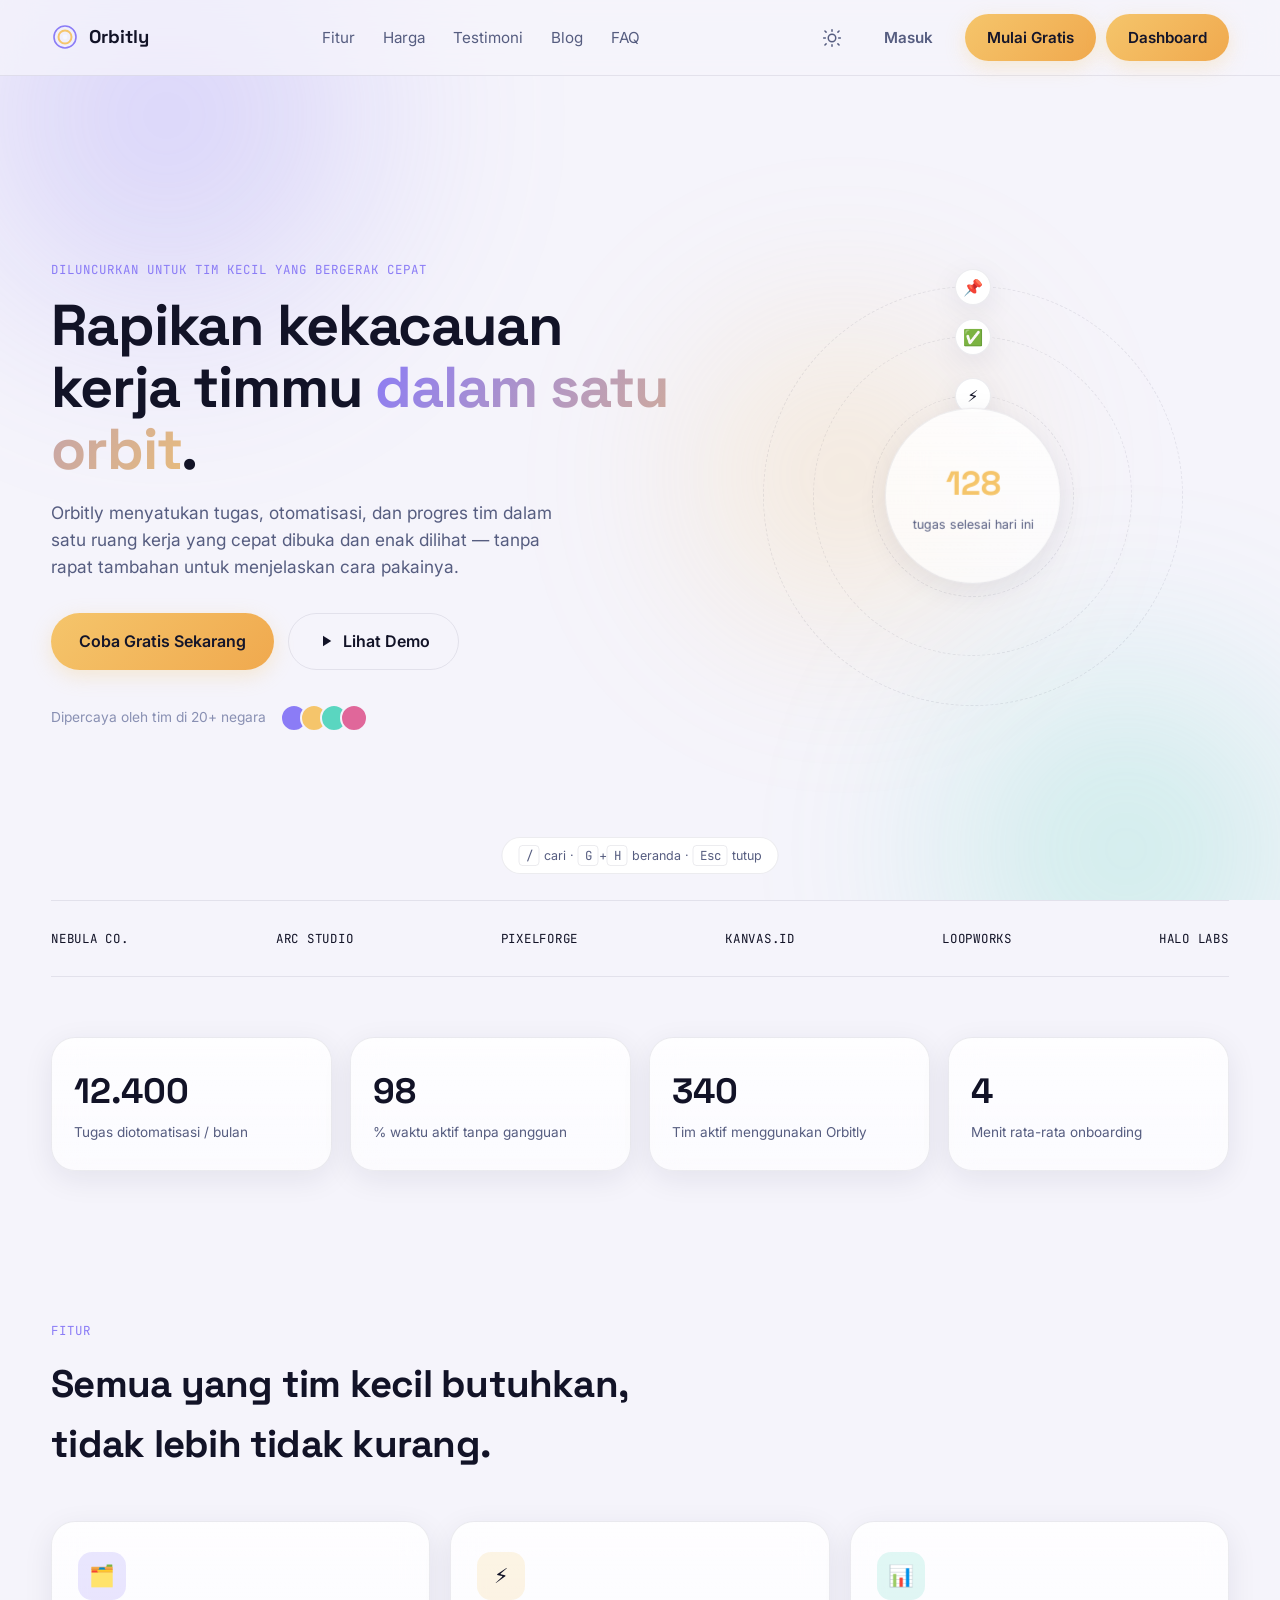
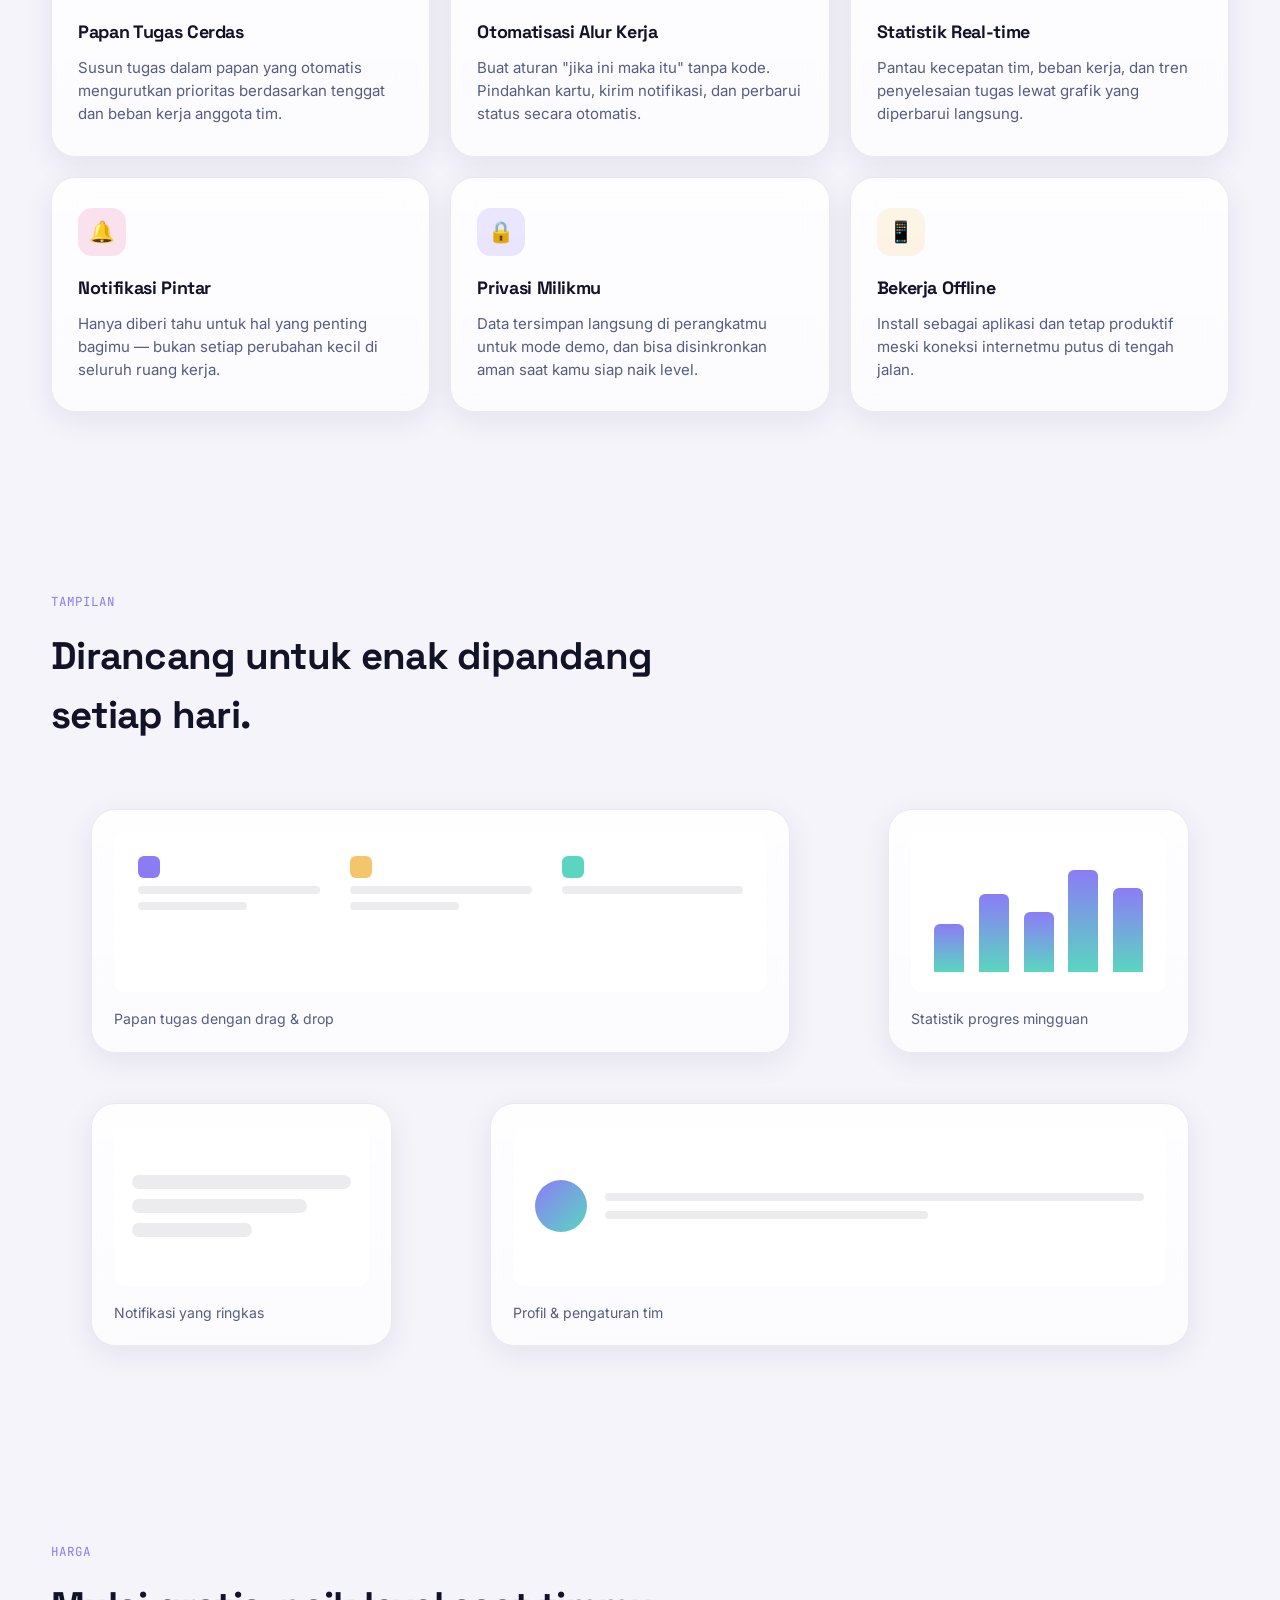
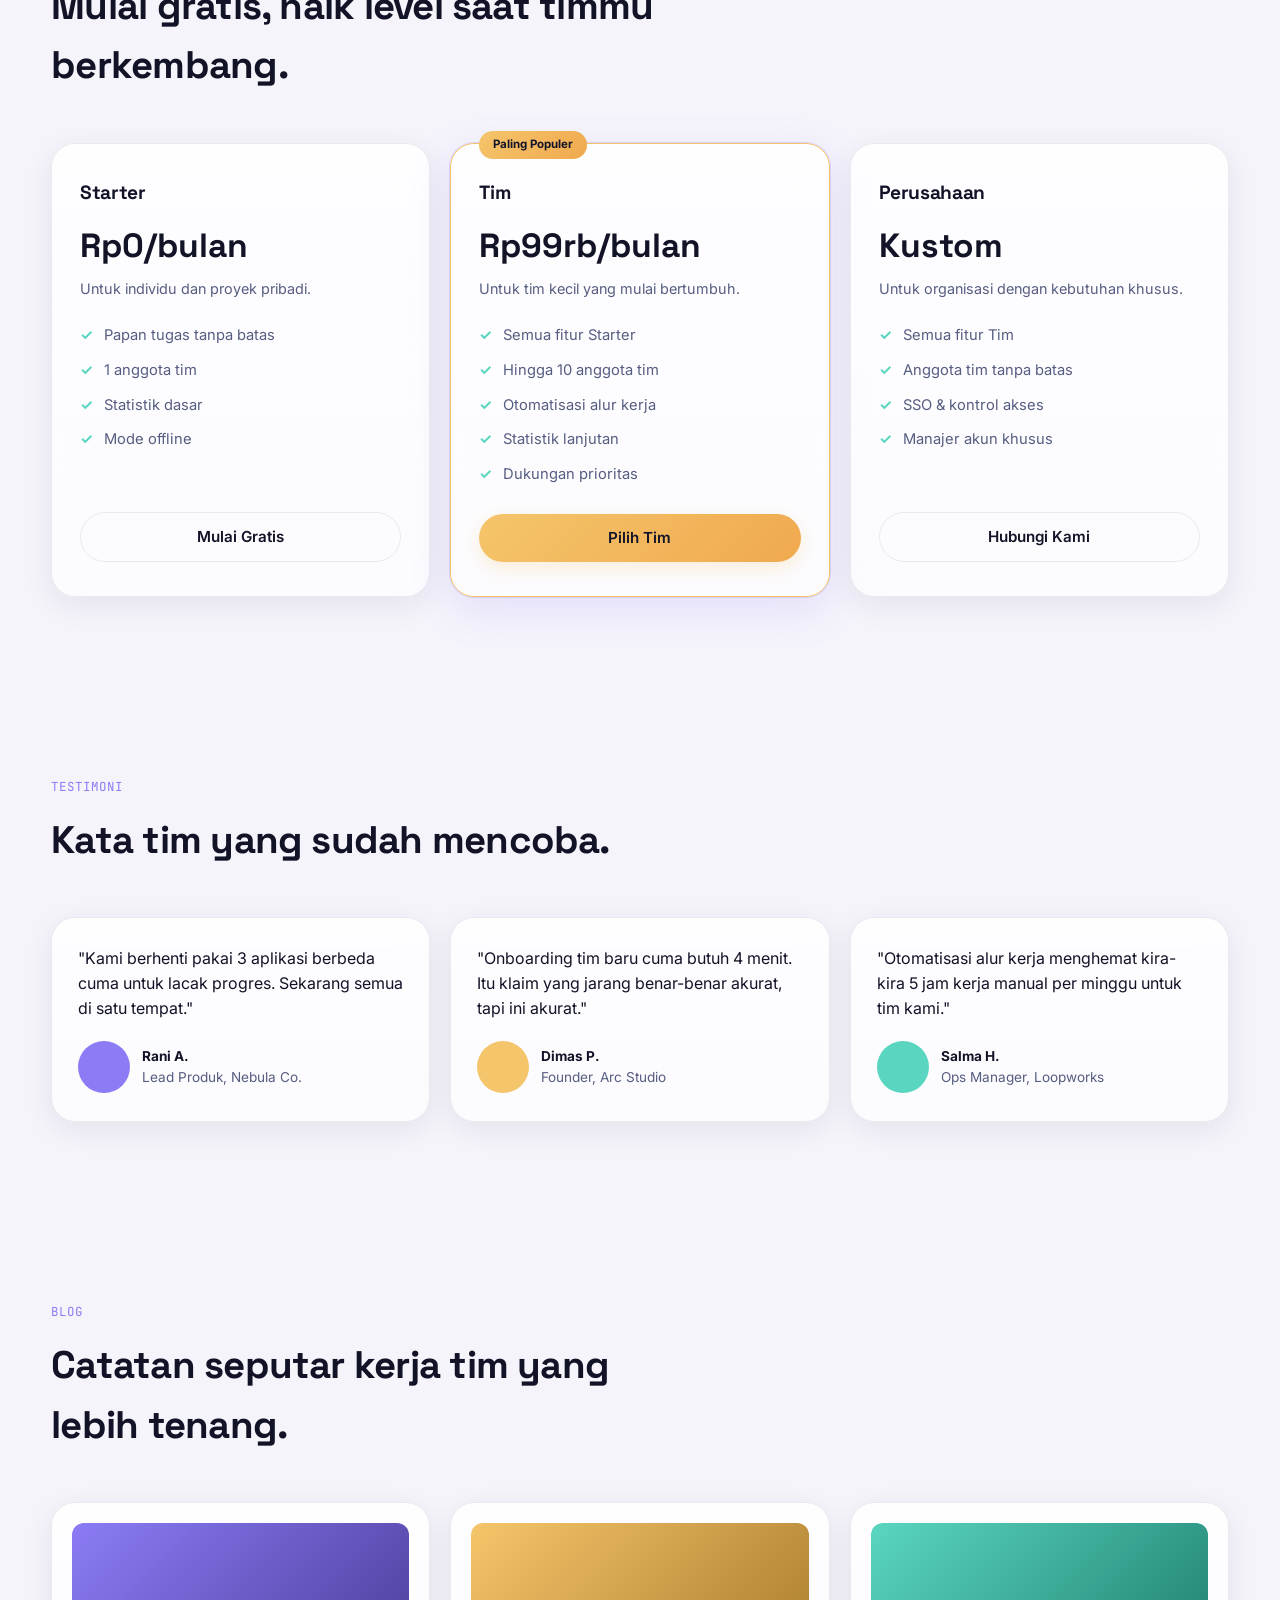
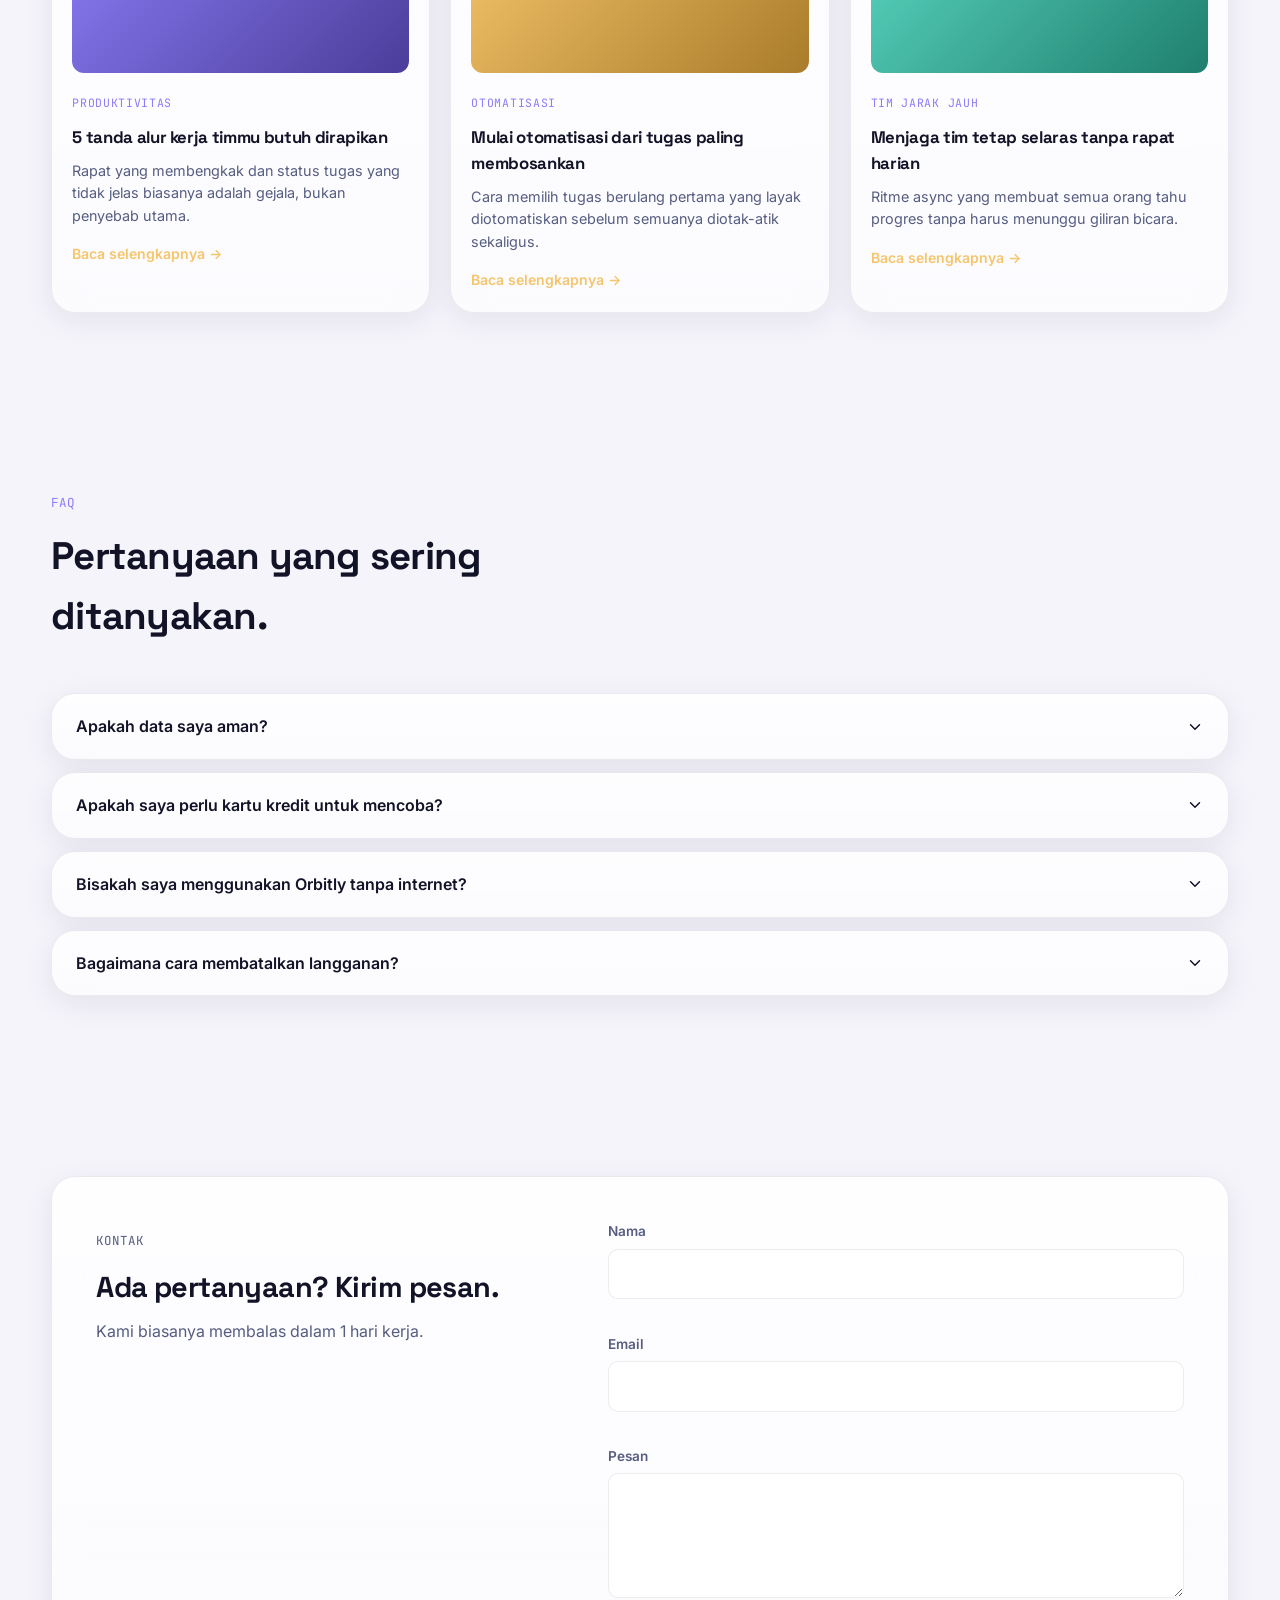
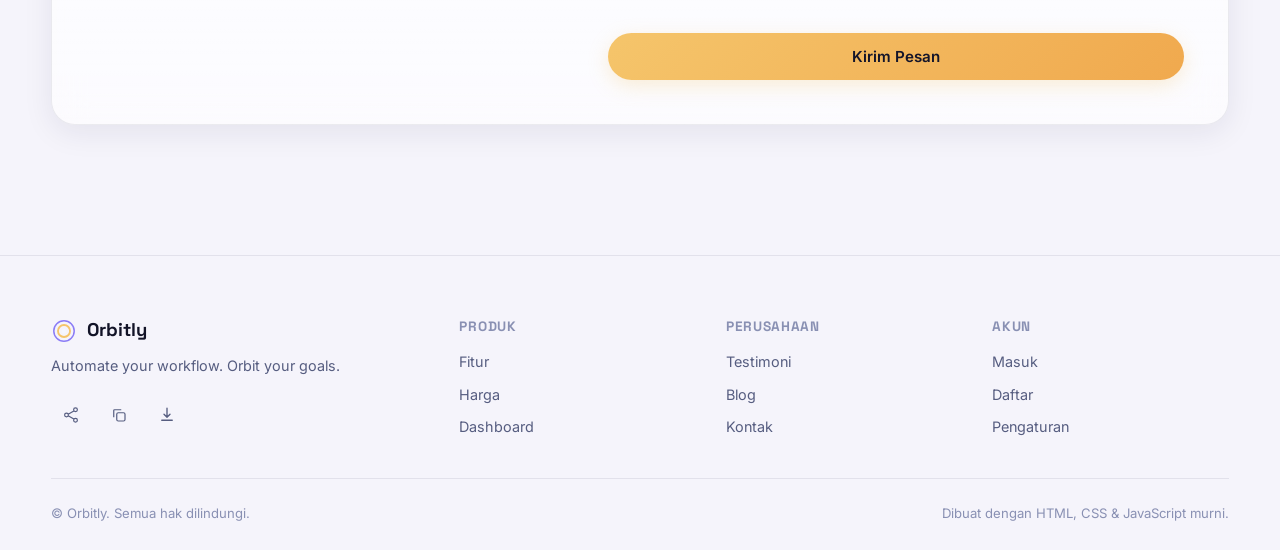
<file: index.html>
<!DOCTYPE html>
<html lang="id">
<head>
<meta charset="UTF-8">
<meta name="viewport" content="width=device-width, initial-scale=1, viewport-fit=cover">
<title>Orbitly — Automate your workflow. Orbit your goals.</title>
<meta name="description" content="Orbitly membantu tim kecil mengotomatiskan tugas berulang dan melacak progres dalam satu ruang kerja yang cepat, rapi, dan tanpa drama.">
<meta name="keywords" content="otomatisasi workflow, produktivitas tim, saas indonesia, dashboard kerja, orbitly">
<meta name="author" content="Orbitly">
<meta name="theme-color" content="#0b0e1a">
<meta name="robots" content="index, follow">
<link rel="canonical" href="https://arise691.github.io/orbitly-web/">

<!-- Open Graph -->
<meta property="og:type" content="website">
<meta property="og:title" content="Orbitly — Automate your workflow. Orbit your goals.">
<meta property="og:description" content="Otomatiskan tugas berulang timmu dan lacak progres dalam satu ruang kerja yang cepat dan rapi.">
<meta property="og:image" content="https://arise691.github.io/orbitly-web/assets/images/og-image.png">
<meta property="og:url" content="https://arise691.github.io/orbitly-web/">
<meta property="og:site_name" content="Orbitly">
<meta property="og:locale" content="id_ID">

<!-- Twitter -->
<meta name="twitter:card" content="summary_large_image">
<meta name="twitter:title" content="Orbitly — Automate your workflow. Orbit your goals.">
<meta name="twitter:description" content="Otomatiskan tugas berulang timmu dan lacak progres dalam satu ruang kerja yang cepat dan rapi.">
<meta name="twitter:image" content="https://arise691.github.io/orbitly-web/assets/images/og-image.png">

<!-- PWA -->
<link rel="manifest" href="manifest.json">
<link rel="icon" href="favicon.ico" sizes="any">
<link rel="icon" type="image/png" sizes="32x32" href="assets/icons/favicon-32.png">
<link rel="icon" type="image/png" sizes="16x16" href="assets/icons/favicon-16.png">
<link rel="apple-touch-icon" href="assets/icons/apple-touch-icon.png">

<link rel="preconnect" href="https://fonts.googleapis.com">
<link rel="preconnect" href="https://fonts.gstatic.com" crossorigin>
<link href="https://fonts.googleapis.com/css2?family=Space+Grotesk:wght@500;600;700&family=Inter:wght@400;500;600;700&family=JetBrains+Mono:wght@400;500&display=swap" rel="stylesheet">

<link rel="stylesheet" href="style.css">

<script type="application/ld+json">
{
  "@context": "https://schema.org",
  "@type": "SoftwareApplication",
  "name": "Orbitly",
  "applicationCategory": "BusinessApplication",
  "operatingSystem": "Web",
  "description": "Orbitly membantu tim kecil mengotomatiskan tugas berulang dan melacak progres dalam satu ruang kerja.",
  "offers": {
    "@type": "Offer",
    "price": "0",
    "priceCurrency": "USD"
  }
}
</script>
</head>
<body>

<a href="#main" class="skip-link">Lompat ke konten utama</a>

<!-- Loading Screen -->
<div id="loading-screen" aria-hidden="true">
  <div class="orbit-loader">
    <span class="orbit-ring"></span>
    <span class="orbit-dot"></span>
  </div>
</div>

<div class="aurora-bg" aria-hidden="true">
  <div class="aurora a1"></div>
  <div class="aurora a2"></div>
  <div class="aurora a3"></div>
</div>

<div class="cursor-glow" id="cursorGlow" aria-hidden="true"></div>

<!-- Navbar -->
<header class="navbar" id="navbar">
  <div class="navbar-inner container">
    <a href="index.html" class="brand" aria-label="Orbitly beranda">
      <svg width="28" height="28" viewBox="0 0 28 28" fill="none" aria-hidden="true">
        <circle cx="14" cy="14" r="11" stroke="#8b7cf6" stroke-width="1.6"/>
        <circle cx="14" cy="14" r="6.5" stroke="#f5c56b" stroke-width="2"/>
        <circle cx="14" cy="14" r="2.4" fill="#f5f7ff"/>
      </svg>
      <span>Orbitly</span>
    </a>

    <nav class="nav-links" id="navLinks" aria-label="Navigasi utama">
      <a href="#fitur">Fitur</a>
      <a href="#harga">Harga</a>
      <a href="#testimoni">Testimoni</a>
      <a href="#blog">Blog</a>
      <a href="#faq">FAQ</a>
    </nav>

    <div class="navbar-actions">
      <button class="icon-btn" id="themeToggle" aria-label="Ganti tema gelap/terang" title="Ganti tema">
        <svg class="icon-sun" width="20" height="20" viewBox="0 0 24 24" fill="none" aria-hidden="true"><path d="M12 4V2M12 22v-2M4.93 4.93 3.51 3.51M20.49 20.49l-1.42-1.42M4 12H2M22 12h-2M4.93 19.07l-1.42 1.42M20.49 3.51l-1.42 1.42" stroke="currentColor" stroke-width="1.8" stroke-linecap="round"/><circle cx="12" cy="12" r="4.5" stroke="currentColor" stroke-width="1.8"/></svg>
        <svg class="icon-moon" width="20" height="20" viewBox="0 0 24 24" fill="none" aria-hidden="true"><path d="M21 12.8A9 9 0 1 1 11.2 3a7 7 0 0 0 9.8 9.8Z" stroke="currentColor" stroke-width="1.8" stroke-linejoin="round"/></svg>
      </button>
      <a href="auth.html" class="btn btn-ghost" data-nav-hide-if-auth>Masuk</a>
      <a href="auth.html?mode=register" class="btn btn-primary" data-nav-hide-if-auth>
        <span>Mulai Gratis</span>
      </a>
      <a href="dashboard.html" class="btn btn-primary" data-nav-show-if-auth hidden>Dashboard</a>
      <button class="hamburger" id="hamburger" aria-label="Buka menu" aria-expanded="false" aria-controls="navLinks">
        <span></span><span></span><span></span>
      </button>
    </div>
  </div>
</header>

<main id="main">

  <!-- HERO -->
  <section class="hero container">
    <div class="hero-copy reveal">
      <p class="eyebrow">Diluncurkan untuk tim kecil yang bergerak cepat</p>
      <h1>Rapikan kekacauan kerja timmu <span class="text-gradient">dalam satu orbit</span>.</h1>
      <p class="hero-sub">Orbitly menyatukan tugas, otomatisasi, dan progres tim dalam satu ruang kerja yang cepat dibuka dan enak dilihat — tanpa rapat tambahan untuk menjelaskan cara pakainya.</p>
      <div class="hero-actions">
        <a href="auth.html?mode=register" class="btn btn-primary btn-lg ripple">Coba Gratis Sekarang</a>
        <button class="btn btn-outline btn-lg ripple" id="watchDemoBtn">
          <svg width="18" height="18" viewBox="0 0 24 24" fill="none" aria-hidden="true"><path d="M8 5v14l11-7-11-7Z" fill="currentColor"/></svg>
          Lihat Demo
        </button>
      </div>
      <div class="hero-trust">
        <span>Dipercaya oleh tim di 20+ negara</span>
        <div class="trust-avatars" aria-hidden="true">
          <span style="background:#8b7cf6"></span>
          <span style="background:#f5c56b"></span>
          <span style="background:#5ad6c0"></span>
          <span style="background:#e0679a"></span>
        </div>
      </div>
    </div>

    <div class="hero-visual reveal" aria-hidden="true">
      <div class="orbit-system">
        <div class="orbit-track t1"><div class="orbit-node n1">📌</div></div>
        <div class="orbit-track t2"><div class="orbit-node n2">✅</div></div>
        <div class="orbit-track t3"><div class="orbit-node n3">⚡</div></div>
        <div class="orbit-core glass-panel">
          <span class="orbit-core-value" id="liveStat">128</span>
          <span class="orbit-core-label">tugas selesai hari ini</span>
        </div>
      </div>
    </div>
  </section>

  <!-- LOGO STRIP -->
  <section class="logo-strip container reveal" aria-label="Digunakan oleh berbagai tim">
    <span>NEBULA CO.</span><span>ARC STUDIO</span><span>PIXELFORGE</span><span>KANVAS.ID</span><span>LOOPWORKS</span><span>HALO LABS</span>
  </section>

  <!-- STATS -->
  <section class="stats container reveal">
    <div class="stat-card glass-panel">
      <span class="stat-num" data-count="12400">0</span>
      <span class="stat-label">Tugas diotomatisasi / bulan</span>
    </div>
    <div class="stat-card glass-panel">
      <span class="stat-num" data-count="98">0</span>
      <span class="stat-label">% waktu aktif tanpa gangguan</span>
    </div>
    <div class="stat-card glass-panel">
      <span class="stat-num" data-count="340">0</span>
      <span class="stat-label">Tim aktif menggunakan Orbitly</span>
    </div>
    <div class="stat-card glass-panel">
      <span class="stat-num" data-count="4">0</span>
      <span class="stat-label">Menit rata-rata onboarding</span>
    </div>
  </section>

  <!-- FEATURES -->
  <section class="section" id="fitur">
    <div class="container">
      <div class="section-head reveal">
        <p class="eyebrow">Fitur</p>
        <h2>Semua yang tim kecil butuhkan, tidak lebih tidak kurang.</h2>
      </div>
      <div class="feature-grid">
        <article class="feature-card glass-panel reveal">
          <div class="feature-icon" style="--c:#8b7cf6">🗂️</div>
          <h3>Papan Tugas Cerdas</h3>
          <p>Susun tugas dalam papan yang otomatis mengurutkan prioritas berdasarkan tenggat dan beban kerja anggota tim.</p>
        </article>
        <article class="feature-card glass-panel reveal">
          <div class="feature-icon" style="--c:#f5c56b">⚡</div>
          <h3>Otomatisasi Alur Kerja</h3>
          <p>Buat aturan "jika ini maka itu" tanpa kode. Pindahkan kartu, kirim notifikasi, dan perbarui status secara otomatis.</p>
        </article>
        <article class="feature-card glass-panel reveal">
          <div class="feature-icon" style="--c:#5ad6c0">📊</div>
          <h3>Statistik Real-time</h3>
          <p>Pantau kecepatan tim, beban kerja, dan tren penyelesaian tugas lewat grafik yang diperbarui langsung.</p>
        </article>
        <article class="feature-card glass-panel reveal">
          <div class="feature-icon" style="--c:#e0679a">🔔</div>
          <h3>Notifikasi Pintar</h3>
          <p>Hanya diberi tahu untuk hal yang penting bagimu — bukan setiap perubahan kecil di seluruh ruang kerja.</p>
        </article>
        <article class="feature-card glass-panel reveal">
          <div class="feature-icon" style="--c:#8b7cf6">🔒</div>
          <h3>Privasi Milikmu</h3>
          <p>Data tersimpan langsung di perangkatmu untuk mode demo, dan bisa disinkronkan aman saat kamu siap naik level.</p>
        </article>
        <article class="feature-card glass-panel reveal">
          <div class="feature-icon" style="--c:#f5c56b">📱</div>
          <h3>Bekerja Offline</h3>
          <p>Install sebagai aplikasi dan tetap produktif meski koneksi internetmu putus di tengah jalan.</p>
        </article>
      </div>
    </div>
  </section>

  <!-- GALLERY -->
  <section class="section" id="galeri">
    <div class="container">
      <div class="section-head reveal">
        <p class="eyebrow">Tampilan</p>
        <h2>Dirancang untuk enak dipandang setiap hari.</h2>
      </div>
      <div class="gallery-grid">
        <figure class="gallery-item glass-panel reveal span-2">
          <div class="gallery-mock mock-board" aria-hidden="true">
            <div class="mock-col"><span class="mock-chip" style="background:#8b7cf6"></span><span class="mock-line"></span><span class="mock-line short"></span></div>
            <div class="mock-col"><span class="mock-chip" style="background:#f5c56b"></span><span class="mock-line"></span><span class="mock-line short"></span></div>
            <div class="mock-col"><span class="mock-chip" style="background:#5ad6c0"></span><span class="mock-line"></span></div>
          </div>
          <figcaption>Papan tugas dengan drag &amp; drop</figcaption>
        </figure>
        <figure class="gallery-item glass-panel reveal">
          <div class="gallery-mock mock-chart" aria-hidden="true">
            <span style="height:40%"></span><span style="height:65%"></span><span style="height:50%"></span><span style="height:85%"></span><span style="height:70%"></span>
          </div>
          <figcaption>Statistik progres mingguan</figcaption>
        </figure>
        <figure class="gallery-item glass-panel reveal">
          <div class="gallery-mock mock-list" aria-hidden="true">
            <span class="mock-row"></span><span class="mock-row"></span><span class="mock-row"></span>
          </div>
          <figcaption>Notifikasi yang ringkas</figcaption>
        </figure>
        <figure class="gallery-item glass-panel reveal span-2">
          <div class="gallery-mock mock-profile" aria-hidden="true">
            <span class="mock-avatar"></span>
            <div><span class="mock-line"></span><span class="mock-line short"></span></div>
          </div>
          <figcaption>Profil &amp; pengaturan tim</figcaption>
        </figure>
      </div>
    </div>
  </section>

  <!-- PRICING -->
  <section class="section" id="harga">
    <div class="container">
      <div class="section-head reveal">
        <p class="eyebrow">Harga</p>
        <h2>Mulai gratis, naik level saat timmu berkembang.</h2>
      </div>
      <div class="pricing-grid">
        <div class="price-card glass-panel reveal">
          <h3>Starter</h3>
          <p class="price"><span>Rp0</span>/bulan</p>
          <p class="price-desc">Untuk individu dan proyek pribadi.</p>
          <ul class="price-list">
            <li>Papan tugas tanpa batas</li>
            <li>1 anggota tim</li>
            <li>Statistik dasar</li>
            <li>Mode offline</li>
          </ul>
          <a href="auth.html?mode=register" class="btn btn-outline btn-block">Mulai Gratis</a>
        </div>
        <div class="price-card glass-panel price-featured reveal">
          <span class="price-badge">Paling Populer</span>
          <h3>Tim</h3>
          <p class="price"><span>Rp99rb</span>/bulan</p>
          <p class="price-desc">Untuk tim kecil yang mulai bertumbuh.</p>
          <ul class="price-list">
            <li>Semua fitur Starter</li>
            <li>Hingga 10 anggota tim</li>
            <li>Otomatisasi alur kerja</li>
            <li>Statistik lanjutan</li>
            <li>Dukungan prioritas</li>
          </ul>
          <a href="auth.html?mode=register" class="btn btn-primary btn-block">Pilih Tim</a>
        </div>
        <div class="price-card glass-panel reveal">
          <h3>Perusahaan</h3>
          <p class="price"><span>Kustom</span></p>
          <p class="price-desc">Untuk organisasi dengan kebutuhan khusus.</p>
          <ul class="price-list">
            <li>Semua fitur Tim</li>
            <li>Anggota tim tanpa batas</li>
            <li>SSO &amp; kontrol akses</li>
            <li>Manajer akun khusus</li>
          </ul>
          <a href="#kontak" class="btn btn-outline btn-block">Hubungi Kami</a>
        </div>
      </div>
    </div>
  </section>

  <!-- TESTIMONIALS -->
  <section class="section" id="testimoni">
    <div class="container">
      <div class="section-head reveal">
        <p class="eyebrow">Testimoni</p>
        <h2>Kata tim yang sudah mencoba.</h2>
      </div>
      <div class="testimonial-track reveal">
        <div class="testimonial-card glass-panel">
          <p>"Kami berhenti pakai 3 aplikasi berbeda cuma untuk lacak progres. Sekarang semua di satu tempat."</p>
          <div class="testimonial-author"><span class="mock-avatar" style="background:#8b7cf6"></span><div><strong>Rani A.</strong><span>Lead Produk, Nebula Co.</span></div></div>
        </div>
        <div class="testimonial-card glass-panel">
          <p>"Onboarding tim baru cuma butuh 4 menit. Itu klaim yang jarang benar-benar akurat, tapi ini akurat."</p>
          <div class="testimonial-author"><span class="mock-avatar" style="background:#f5c56b"></span><div><strong>Dimas P.</strong><span>Founder, Arc Studio</span></div></div>
        </div>
        <div class="testimonial-card glass-panel">
          <p>"Otomatisasi alur kerja menghemat kira-kira 5 jam kerja manual per minggu untuk tim kami."</p>
          <div class="testimonial-author"><span class="mock-avatar" style="background:#5ad6c0"></span><div><strong>Salma H.</strong><span>Ops Manager, Loopworks</span></div></div>
        </div>
      </div>
    </div>
  </section>

  <!-- BLOG -->
  <section class="section" id="blog">
    <div class="container">
      <div class="section-head reveal">
        <p class="eyebrow">Blog</p>
        <h2>Catatan seputar kerja tim yang lebih tenang.</h2>
      </div>
      <div class="blog-grid">
        <article class="blog-card glass-panel reveal">
          <div class="blog-thumb" style="background:linear-gradient(135deg,#8b7cf6,#4b3d99)"></div>
          <span class="blog-tag">Produktivitas</span>
          <h3>5 tanda alur kerja timmu butuh dirapikan</h3>
          <p>Rapat yang membengkak dan status tugas yang tidak jelas biasanya adalah gejala, bukan penyebab utama.</p>
          <a href="#" class="blog-link">Baca selengkapnya →</a>
        </article>
        <article class="blog-card glass-panel reveal">
          <div class="blog-thumb" style="background:linear-gradient(135deg,#f5c56b,#a97c2b)"></div>
          <span class="blog-tag">Otomatisasi</span>
          <h3>Mulai otomatisasi dari tugas paling membosankan</h3>
          <p>Cara memilih tugas berulang pertama yang layak diotomatiskan sebelum semuanya diotak-atik sekaligus.</p>
          <a href="#" class="blog-link">Baca selengkapnya →</a>
        </article>
        <article class="blog-card glass-panel reveal">
          <div class="blog-thumb" style="background:linear-gradient(135deg,#5ad6c0,#1f7f6e)"></div>
          <span class="blog-tag">Tim Jarak Jauh</span>
          <h3>Menjaga tim tetap selaras tanpa rapat harian</h3>
          <p>Ritme async yang membuat semua orang tahu progres tanpa harus menunggu giliran bicara.</p>
          <a href="#" class="blog-link">Baca selengkapnya →</a>
        </article>
      </div>
    </div>
  </section>

  <!-- FAQ -->
  <section class="section" id="faq">
    <div class="container">
      <div class="section-head reveal">
        <p class="eyebrow">FAQ</p>
        <h2>Pertanyaan yang sering ditanyakan.</h2>
      </div>
      <div class="faq-list reveal">
        <div class="faq-item glass-panel">
          <button class="faq-question" aria-expanded="false">
            Apakah data saya aman?
            <svg width="18" height="18" viewBox="0 0 24 24" fill="none" aria-hidden="true"><path d="M6 9l6 6 6-6" stroke="currentColor" stroke-width="2" stroke-linecap="round"/></svg>
          </button>
          <div class="faq-answer"><p>Pada mode demo ini, data tersimpan langsung di perangkatmu (local storage) dan tidak dikirim ke server mana pun. Cocok untuk mencoba alur kerja sebelum berlangganan versi penuh.</p></div>
        </div>
        <div class="faq-item glass-panel">
          <button class="faq-question" aria-expanded="false">
            Apakah saya perlu kartu kredit untuk mencoba?
            <svg width="18" height="18" viewBox="0 0 24 24" fill="none" aria-hidden="true"><path d="M6 9l6 6 6-6" stroke="currentColor" stroke-width="2" stroke-linecap="round"/></svg>
          </button>
          <div class="faq-answer"><p>Tidak. Paket Starter gratis selamanya dan tidak membutuhkan kartu kredit.</p></div>
        </div>
        <div class="faq-item glass-panel">
          <button class="faq-question" aria-expanded="false">
            Bisakah saya menggunakan Orbitly tanpa internet?
            <svg width="18" height="18" viewBox="0 0 24 24" fill="none" aria-hidden="true"><path d="M6 9l6 6 6-6" stroke="currentColor" stroke-width="2" stroke-linecap="round"/></svg>
          </button>
          <div class="faq-answer"><p>Ya. Setelah kamu buka Orbitly sekali dan menginstalnya sebagai aplikasi, halaman utama dan dashboard tetap bisa dibuka dalam mode offline.</p></div>
        </div>
        <div class="faq-item glass-panel">
          <button class="faq-question" aria-expanded="false">
            Bagaimana cara membatalkan langganan?
            <svg width="18" height="18" viewBox="0 0 24 24" fill="none" aria-hidden="true"><path d="M6 9l6 6 6-6" stroke="currentColor" stroke-width="2" stroke-linecap="round"/></svg>
          </button>
          <div class="faq-answer"><p>Kamu bisa membatalkan kapan saja dari halaman Pengaturan tanpa biaya tersembunyi atau syarat minimal langganan.</p></div>
        </div>
      </div>
    </div>
  </section>

  <!-- CONTACT -->
  <section class="section" id="kontak">
    <div class="container">
      <div class="contact-wrap glass-panel reveal">
        <div class="contact-copy">
          <p class="eyebrow">Kontak</p>
          <h2>Ada pertanyaan? Kirim pesan.</h2>
          <p>Kami biasanya membalas dalam 1 hari kerja.</p>
        </div>
        <form class="contact-form" id="contactForm" novalidate>
          <div class="field">
            <label for="cf-name">Nama</label>
            <input type="text" id="cf-name" name="name" autocomplete="name" required minlength="2" maxlength="80">
            <span class="field-error" data-for="cf-name"></span>
          </div>
          <div class="field">
            <label for="cf-email">Email</label>
            <input type="email" id="cf-email" name="email" autocomplete="email" required maxlength="120">
            <span class="field-error" data-for="cf-email"></span>
          </div>
          <div class="field">
            <label for="cf-message">Pesan</label>
            <textarea id="cf-message" name="message" rows="4" required minlength="10" maxlength="600"></textarea>
            <span class="field-error" data-for="cf-message"></span>
          </div>
          <input type="text" name="website" class="hp-field" tabindex="-1" autocomplete="off" aria-hidden="true">
          <button type="submit" class="btn btn-primary btn-block ripple">Kirim Pesan</button>
        </form>
      </div>
    </div>
  </section>

</main>

<!-- FOOTER -->
<footer class="footer">
  <div class="container footer-grid">
    <div class="footer-brand">
      <a href="index.html" class="brand">
        <svg width="26" height="26" viewBox="0 0 28 28" fill="none" aria-hidden="true"><circle cx="14" cy="14" r="11" stroke="#8b7cf6" stroke-width="1.6"/><circle cx="14" cy="14" r="6.5" stroke="#f5c56b" stroke-width="2"/><circle cx="14" cy="14" r="2.4" fill="#f5f7ff"/></svg>
        <span>Orbitly</span>
      </a>
      <p>Automate your workflow. Orbit your goals.</p>
      <div class="share-row">
        <button class="icon-btn" id="shareBtn" aria-label="Bagikan halaman ini">
          <svg width="18" height="18" viewBox="0 0 24 24" fill="none" aria-hidden="true"><circle cx="18" cy="5" r="2.5" stroke="currentColor" stroke-width="1.6"/><circle cx="6" cy="12" r="2.5" stroke="currentColor" stroke-width="1.6"/><circle cx="18" cy="19" r="2.5" stroke="currentColor" stroke-width="1.6"/><path d="M8.2 10.9 15.8 6.6M8.2 13.1l7.6 4.3" stroke="currentColor" stroke-width="1.6"/></svg>
        </button>
        <button class="icon-btn" id="copyLinkBtn" aria-label="Salin tautan">
          <svg width="18" height="18" viewBox="0 0 24 24" fill="none" aria-hidden="true"><rect x="9" y="9" width="11" height="11" rx="2" stroke="currentColor" stroke-width="1.6"/><path d="M5 15V6a1 1 0 0 1 1-1h9" stroke="currentColor" stroke-width="1.6"/></svg>
        </button>
        <button class="icon-btn" id="installBtn" hidden aria-label="Install aplikasi">
          <svg width="18" height="18" viewBox="0 0 24 24" fill="none" aria-hidden="true"><path d="M12 3v12m0 0-4-4m4 4 4-4M5 19h14" stroke="currentColor" stroke-width="1.8" stroke-linecap="round" stroke-linejoin="round"/></svg>
        </button>
      </div>
    </div>
    <div class="footer-col">
      <h4>Produk</h4>
      <a href="#fitur">Fitur</a>
      <a href="#harga">Harga</a>
      <a href="dashboard.html">Dashboard</a>
    </div>
    <div class="footer-col">
      <h4>Perusahaan</h4>
      <a href="#testimoni">Testimoni</a>
      <a href="#blog">Blog</a>
      <a href="#kontak">Kontak</a>
    </div>
    <div class="footer-col">
      <h4>Akun</h4>
      <a href="auth.html">Masuk</a>
      <a href="auth.html?mode=register">Daftar</a>
      <a href="dashboard.html#pengaturan">Pengaturan</a>
    </div>
  </div>
  <div class="container footer-bottom">
    <span>© <span id="year"></span> Orbitly. Semua hak dilindungi.</span>
    <span>Dibuat dengan HTML, CSS &amp; JavaScript murni.</span>
  </div>
</footer>

<button class="back-to-top" id="backToTop" aria-label="Kembali ke atas">
  <svg width="20" height="20" viewBox="0 0 24 24" fill="none" aria-hidden="true"><path d="M12 19V5M12 5l-6 6M12 5l6 6" stroke="currentColor" stroke-width="2" stroke-linecap="round" stroke-linejoin="round"/></svg>
</button>

<div class="toast-stack" id="toastStack" aria-live="polite" aria-atomic="true"></div>

<div class="kbd-hint" id="kbdHint">
  <kbd>/</kbd> cari · <kbd>G</kbd>+<kbd>H</kbd> beranda · <kbd>Esc</kbd> tutup
</div>

<script src="script.js" defer></script>
</body>
</html>
</file>
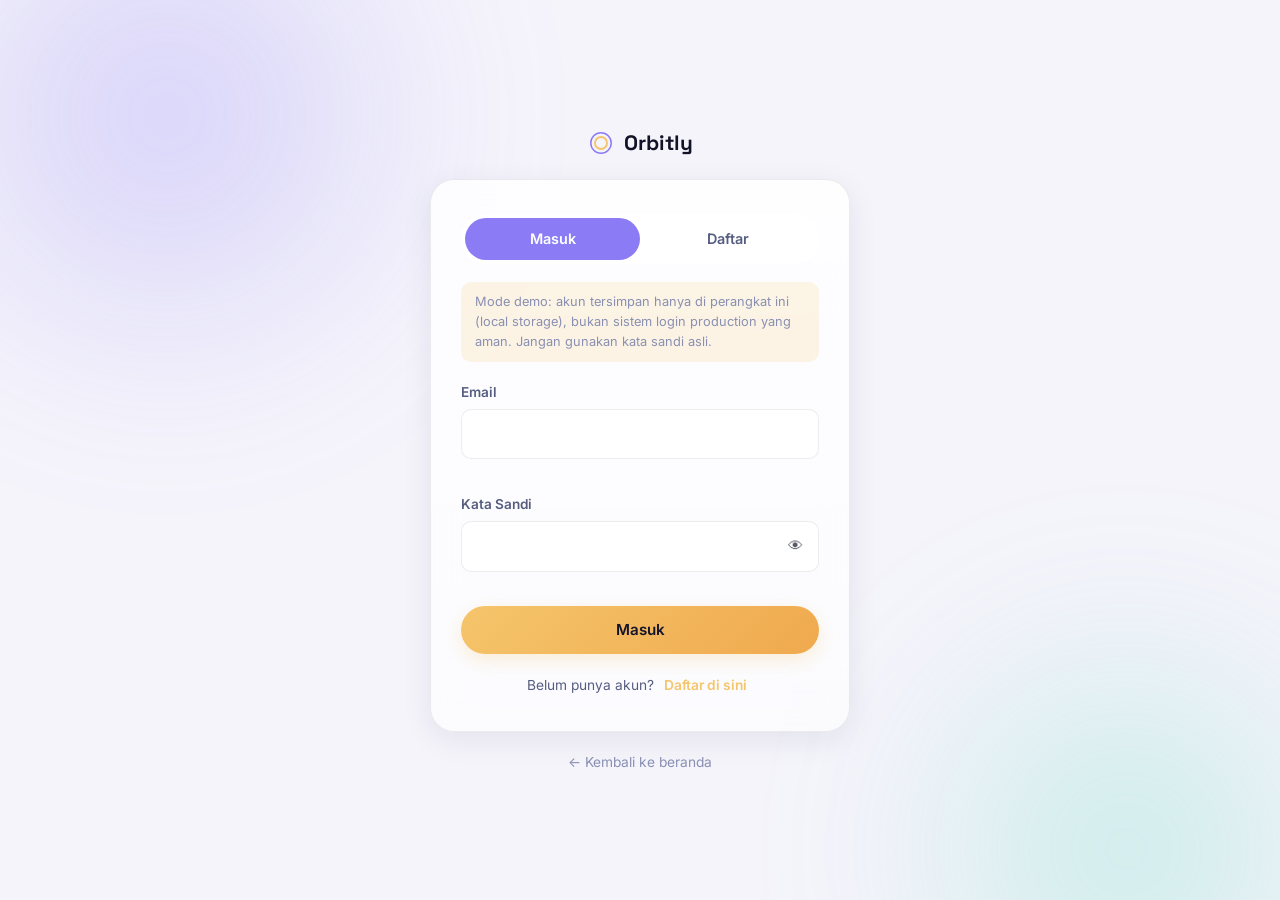
<file: auth.html>
<!DOCTYPE html>
<html lang="id">
<head>
<meta charset="UTF-8">
<meta name="viewport" content="width=device-width, initial-scale=1, viewport-fit=cover">
<title>Masuk atau Daftar — Orbitly</title>
<meta name="description" content="Masuk atau daftar ke Orbitly untuk mulai mengatur alur kerja timmu.">
<meta name="robots" content="noindex, follow">
<meta name="theme-color" content="#0b0e1a">
<link rel="manifest" href="manifest.json">
<link rel="icon" href="favicon.ico" sizes="any">
<link rel="apple-touch-icon" href="assets/icons/apple-touch-icon.png">
<link rel="preconnect" href="https://fonts.googleapis.com">
<link rel="preconnect" href="https://fonts.gstatic.com" crossorigin>
<link href="https://fonts.googleapis.com/css2?family=Space+Grotesk:wght@500;600;700&family=Inter:wght@400;500;600;700&family=JetBrains+Mono:wght@400;500&display=swap" rel="stylesheet">
<link rel="stylesheet" href="style.css">
</head>
<body class="auth-body">

<div class="aurora-bg" aria-hidden="true">
  <div class="aurora a1"></div>
  <div class="aurora a2"></div>
</div>

<div class="auth-wrap">
  <a href="index.html" class="brand auth-brand">
    <svg width="26" height="26" viewBox="0 0 28 28" fill="none" aria-hidden="true"><circle cx="14" cy="14" r="11" stroke="#8b7cf6" stroke-width="1.6"/><circle cx="14" cy="14" r="6.5" stroke="#f5c56b" stroke-width="2"/><circle cx="14" cy="14" r="2.4" fill="#f5f7ff"/></svg>
    <span>Orbitly</span>
  </a>

  <div class="auth-card glass-panel">
    <div class="auth-tabs" role="tablist">
      <button class="auth-tab active" id="tabLogin" role="tab" aria-selected="true">Masuk</button>
      <button class="auth-tab" id="tabRegister" role="tab" aria-selected="false">Daftar</button>
    </div>

    <p class="demo-note">Mode demo: akun tersimpan hanya di perangkat ini (local storage), bukan sistem login production yang aman. Jangan gunakan kata sandi asli.</p>

    <form id="loginForm" class="auth-form" novalidate>
      <div class="field">
        <label for="li-email">Email</label>
        <input type="email" id="li-email" required autocomplete="email">
        <span class="field-error" data-for="li-email"></span>
      </div>
      <div class="field">
        <label for="li-pass">Kata Sandi</label>
        <div class="pass-wrap">
          <input type="password" id="li-pass" required minlength="6" autocomplete="current-password">
          <button type="button" class="pass-toggle" data-target="li-pass" aria-label="Tampilkan kata sandi">👁</button>
        </div>
        <span class="field-error" data-for="li-pass"></span>
      </div>
      <button type="submit" class="btn btn-primary btn-block ripple">Masuk</button>
      <p class="auth-hint">Belum punya akun? <button type="button" class="link-btn" id="goRegister">Daftar di sini</button></p>
    </form>

    <form id="registerForm" class="auth-form hidden" novalidate>
      <div class="field">
        <label for="re-name">Nama</label>
        <input type="text" id="re-name" required minlength="2" autocomplete="name">
        <span class="field-error" data-for="re-name"></span>
      </div>
      <div class="field">
        <label for="re-email">Email</label>
        <input type="email" id="re-email" required autocomplete="email">
        <span class="field-error" data-for="re-email"></span>
      </div>
      <div class="field">
        <label for="re-pass">Kata Sandi</label>
        <div class="pass-wrap">
          <input type="password" id="re-pass" required minlength="6" autocomplete="new-password">
          <button type="button" class="pass-toggle" data-target="re-pass" aria-label="Tampilkan kata sandi">👁</button>
        </div>
        <span class="field-error" data-for="re-pass"></span>
        <div class="pass-strength" id="passStrength"><span></span></div>
      </div>
      <button type="submit" class="btn btn-primary btn-block ripple">Buat Akun</button>
      <p class="auth-hint">Sudah punya akun? <button type="button" class="link-btn" id="goLogin">Masuk di sini</button></p>
    </form>
  </div>

  <a href="index.html" class="auth-back">← Kembali ke beranda</a>
</div>

<div class="toast-stack" id="toastStack" aria-live="polite" aria-atomic="true"></div>

<script src="script.js" defer></script>
</body>
</html>
</file>
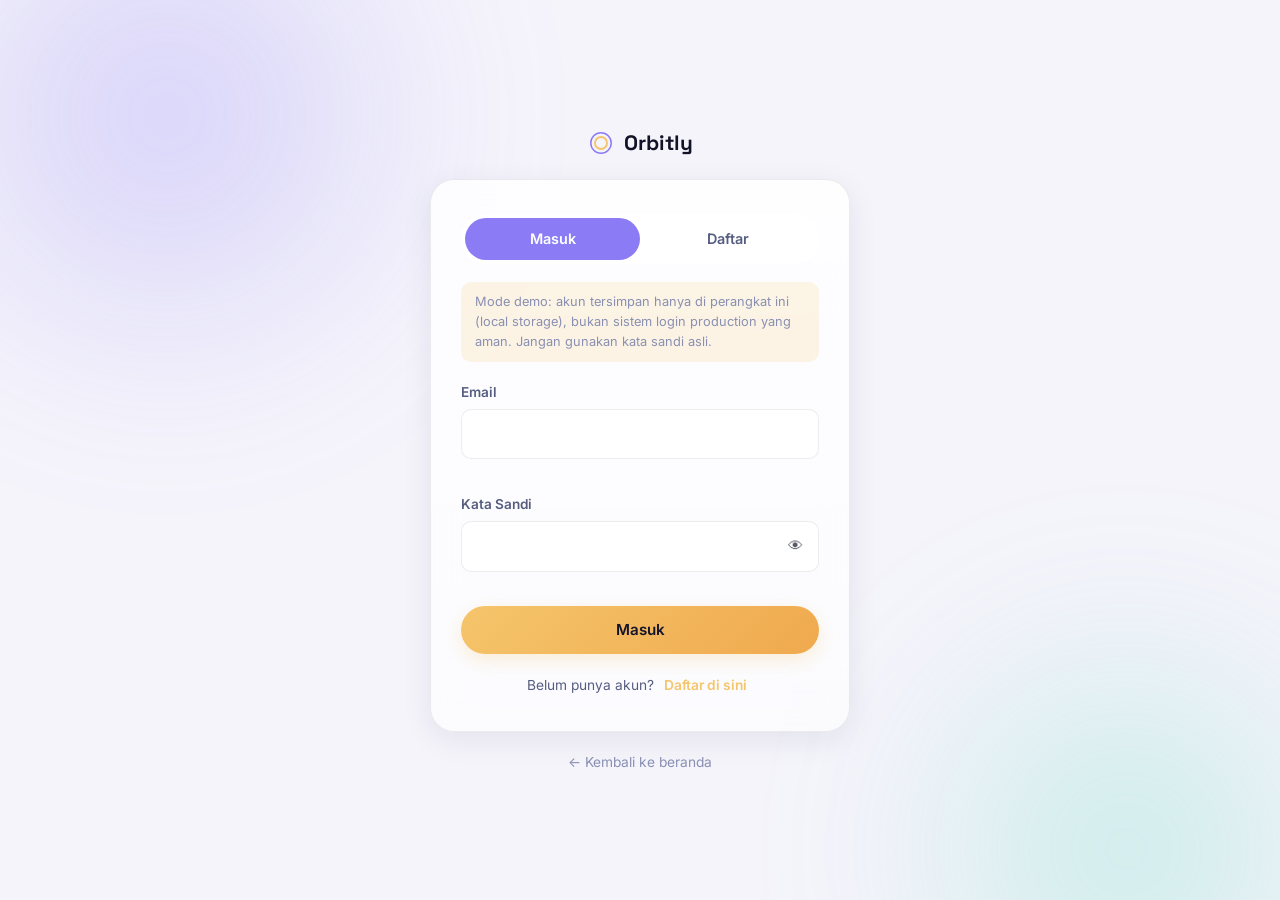
<file: dashboard.html>
<!DOCTYPE html>
<html lang="id">
<head>
<meta charset="UTF-8">
<meta name="viewport" content="width=device-width, initial-scale=1, viewport-fit=cover">
<title>Dashboard — Orbitly</title>
<meta name="robots" content="noindex, nofollow">
<meta name="theme-color" content="#0b0e1a">
<link rel="manifest" href="manifest.json">
<link rel="icon" href="favicon.ico" sizes="any">
<link rel="apple-touch-icon" href="assets/icons/apple-touch-icon.png">
<link rel="preconnect" href="https://fonts.googleapis.com">
<link rel="preconnect" href="https://fonts.gstatic.com" crossorigin>
<link href="https://fonts.googleapis.com/css2?family=Space+Grotesk:wght@500;600;700&family=Inter:wght@400;500;600;700&family=JetBrains+Mono:wght@400;500&display=swap" rel="stylesheet">
<link rel="stylesheet" href="style.css">
</head>
<body class="dash-body">

<div class="aurora-bg" aria-hidden="true"><div class="aurora a1"></div><div class="aurora a2"></div></div>

<div class="dash-shell">
  <aside class="dash-sidebar" id="dashSidebar">
    <a href="index.html" class="brand dash-brand">
      <svg width="26" height="26" viewBox="0 0 28 28" fill="none" aria-hidden="true"><circle cx="14" cy="14" r="11" stroke="#8b7cf6" stroke-width="1.6"/><circle cx="14" cy="14" r="6.5" stroke="#f5c56b" stroke-width="2"/><circle cx="14" cy="14" r="2.4" fill="#f5f7ff"/></svg>
      <span>Orbitly</span>
    </a>
    <nav class="dash-nav" aria-label="Navigasi dashboard">
      <button class="dash-nav-item active" data-panel="overview"><span>📊</span>Ringkasan</button>
      <button class="dash-nav-item" data-panel="tasks"><span>🗂️</span>Tugas</button>
      <button class="dash-nav-item" data-panel="profile"><span>👤</span>Profil</button>
      <button class="dash-nav-item" data-panel="settings"><span>⚙️</span>Pengaturan</button>
    </nav>
    <button class="btn btn-outline btn-block" id="logoutBtn">Keluar</button>
  </aside>

  <div class="dash-main">
    <header class="dash-topbar">
      <button class="hamburger dash-hamburger" id="dashHamburger" aria-label="Buka menu"><span></span><span></span><span></span></button>
      <div class="search-box">
        <svg width="17" height="17" viewBox="0 0 24 24" fill="none" aria-hidden="true"><circle cx="11" cy="11" r="7" stroke="currentColor" stroke-width="1.8"/><path d="M21 21l-4.3-4.3" stroke="currentColor" stroke-width="1.8" stroke-linecap="round"/></svg>
        <input type="search" id="taskSearch" placeholder="Cari tugas... ( / )" aria-label="Cari tugas">
      </div>
      <div class="topbar-actions">
        <button class="icon-btn" id="themeToggleDash" aria-label="Ganti tema">
          <svg class="icon-sun" width="20" height="20" viewBox="0 0 24 24" fill="none" aria-hidden="true"><path d="M12 4V2M12 22v-2M4.93 4.93 3.51 3.51M20.49 20.49l-1.42-1.42M4 12H2M22 12h-2M4.93 19.07l-1.42 1.42M20.49 3.51l-1.42 1.42" stroke="currentColor" stroke-width="1.8" stroke-linecap="round"/><circle cx="12" cy="12" r="4.5" stroke="currentColor" stroke-width="1.8"/></svg>
          <svg class="icon-moon" width="20" height="20" viewBox="0 0 24 24" fill="none" aria-hidden="true"><path d="M21 12.8A9 9 0 1 1 11.2 3a7 7 0 0 0 9.8 9.8Z" stroke="currentColor" stroke-width="1.8" stroke-linejoin="round"/></svg>
        </button>
        <div class="notif-wrap">
          <button class="icon-btn" id="notifBtn" aria-label="Notifikasi" aria-haspopup="true" aria-expanded="false">
            <svg width="20" height="20" viewBox="0 0 24 24" fill="none" aria-hidden="true"><path d="M6 9a6 6 0 1 1 12 0c0 3.2 1 5 1.5 6H4.5C5 14 6 12.2 6 9Z" stroke="currentColor" stroke-width="1.7" stroke-linejoin="round"/><path d="M10 19a2 2 0 0 0 4 0" stroke="currentColor" stroke-width="1.7" stroke-linecap="round"/></svg>
            <span class="notif-dot" id="notifDot" hidden></span>
          </button>
          <div class="notif-panel glass-panel" id="notifPanel" hidden></div>
        </div>
        <div class="user-chip" id="userChip">
          <span class="user-avatar" id="userAvatar">?</span>
          <span id="userChipName">Tamu</span>
        </div>
      </div>
    </header>

    <div class="dash-content">

      <!-- OVERVIEW -->
      <section class="dash-panel active" id="panel-overview">
        <div class="panel-head">
          <h1>Selamat datang kembali, <span id="greetName">Tamu</span>.</h1>
          <p>Berikut ringkasan orbit kerjamu hari ini.</p>
        </div>

        <div class="kpi-grid">
          <div class="kpi-card glass-panel"><span class="kpi-label">Tugas Aktif</span><span class="kpi-value" id="kpiActive">0</span></div>
          <div class="kpi-card glass-panel"><span class="kpi-label">Selesai Minggu Ini</span><span class="kpi-value" id="kpiDone">0</span></div>
          <div class="kpi-card glass-panel"><span class="kpi-label">Tenggat Mendekat</span><span class="kpi-value" id="kpiDue">0</span></div>
          <div class="kpi-card glass-panel"><span class="kpi-label">Skor Produktivitas</span><span class="kpi-value" id="kpiScore">0%</span></div>
        </div>

        <div class="chart-card glass-panel">
          <div class="chart-head">
            <h3>Tugas selesai — 7 hari terakhir</h3>
          </div>
          <svg id="lineChart" viewBox="0 0 560 200" class="line-chart" role="img" aria-label="Grafik tugas selesai 7 hari terakhir"></svg>
        </div>
      </section>

      <!-- TASKS -->
      <section class="dash-panel" id="panel-tasks">
        <div class="panel-head">
          <h1>Tugas</h1>
          <p>Kelola dan filter semua tugasmu.</p>
        </div>

        <div class="task-toolbar">
          <div class="filter-chips" id="filterChips" role="group" aria-label="Filter status tugas">
            <button class="chip active" data-filter="all">Semua</button>
            <button class="chip" data-filter="todo">Belum Dikerjakan</button>
            <button class="chip" data-filter="doing">Berjalan</button>
            <button class="chip" data-filter="done">Selesai</button>
          </div>
          <form class="add-task-form" id="addTaskForm" novalidate>
            <input type="text" id="newTaskInput" placeholder="Tambah tugas baru..." maxlength="120" required aria-label="Nama tugas baru">
            <button type="submit" class="btn btn-primary ripple">Tambah</button>
          </form>
        </div>

        <ul class="task-list" id="taskList"></ul>
        <p class="empty-state" id="taskEmptyState" hidden>Tidak ada tugas yang cocok. Coba ubah pencarian atau filter.</p>
      </section>

      <!-- PROFILE -->
      <section class="dash-panel" id="panel-profile">
        <div class="panel-head">
          <h1>Profil</h1>
          <p>Informasi ini hanya tersimpan di perangkatmu (mode demo).</p>
        </div>
        <form class="settings-form glass-panel" id="profileForm" novalidate>
          <div class="field">
            <label for="pf-name">Nama Lengkap</label>
            <input type="text" id="pf-name" maxlength="60" required>
          </div>
          <div class="field">
            <label for="pf-email">Email</label>
            <input type="email" id="pf-email" maxlength="120" required disabled>
          </div>
          <div class="field">
            <label for="pf-role">Peran</label>
            <select id="pf-role">
              <option value="member">Anggota</option>
              <option value="lead">Ketua Tim</option>
              <option value="admin">Admin</option>
            </select>
          </div>
          <button type="submit" class="btn btn-primary ripple">Simpan Profil</button>
        </form>
      </section>

      <!-- SETTINGS -->
      <section class="dash-panel" id="panel-settings">
        <div class="panel-head">
          <h1>Pengaturan</h1>
          <p>Sesuaikan pengalaman Orbitly-mu.</p>
        </div>
        <div class="settings-form glass-panel">
          <div class="setting-row">
            <div><strong>Tema Gelap</strong><p>Ganti tampilan gelap/terang.</p></div>
            <label class="switch"><input type="checkbox" id="settingDarkMode"><span class="slider"></span></label>
          </div>
          <div class="setting-row">
            <div><strong>Notifikasi Email</strong><p>Simulasi pengaturan notifikasi (demo).</p></div>
            <label class="switch"><input type="checkbox" id="settingEmailNotif" checked><span class="slider"></span></label>
          </div>
          <div class="setting-row">
            <div><strong>Pintasan Keyboard</strong><p>Aktifkan navigasi cepat dengan keyboard.</p></div>
            <label class="switch"><input type="checkbox" id="settingShortcuts" checked><span class="slider"></span></label>
          </div>
          <div class="setting-row danger">
            <div><strong>Hapus Semua Data</strong><p>Menghapus semua tugas dan akun demo dari perangkat ini.</p></div>
            <button class="btn btn-danger" id="clearDataBtn">Hapus Data</button>
          </div>
        </div>
      </section>

    </div>
  </div>
</div>

<div class="toast-stack" id="toastStack" aria-live="polite" aria-atomic="true"></div>

<script src="script.js" defer></script>
</body>
</html>
</file>
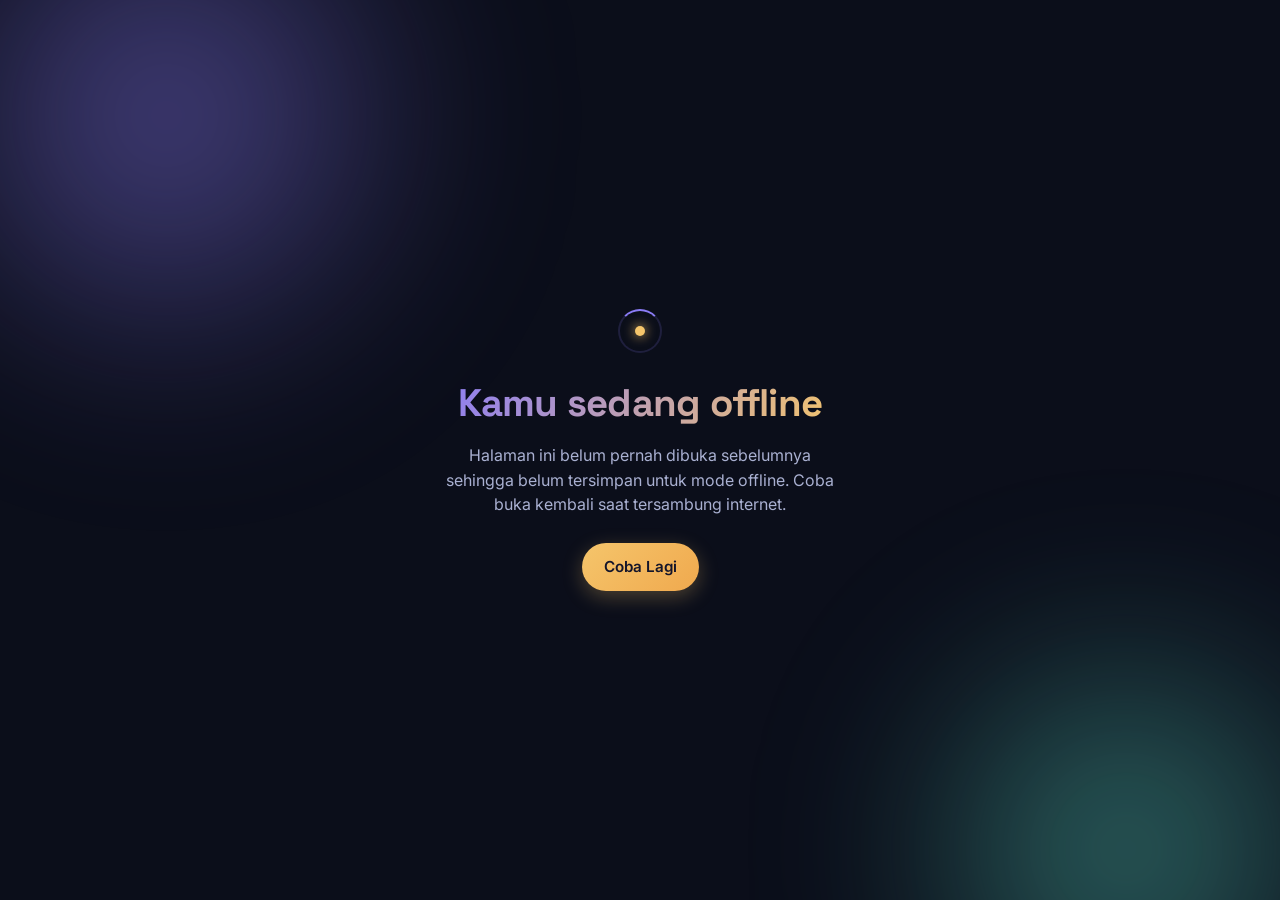
<file: offline.html>
<!DOCTYPE html>
<html lang="id">
<head>
<meta charset="UTF-8">
<meta name="viewport" content="width=device-width, initial-scale=1, viewport-fit=cover">
<title>Offline — Orbitly</title>
<meta name="robots" content="noindex, nofollow">
<meta name="theme-color" content="#0b0e1a">
<link rel="icon" href="favicon.ico" sizes="any">
<link rel="preconnect" href="https://fonts.googleapis.com">
<link rel="preconnect" href="https://fonts.gstatic.com" crossorigin>
<link href="https://fonts.googleapis.com/css2?family=Space+Grotesk:wght@600;700&family=Inter:wght@400;500;600&display=swap" rel="stylesheet">
<link rel="stylesheet" href="style.css">
</head>
<body class="error-body">
<div class="aurora-bg" aria-hidden="true"><div class="aurora a1"></div><div class="aurora a2"></div></div>
<div class="error-wrap">
  <div class="orbit-loader small" aria-hidden="true"><span class="orbit-ring"></span><span class="orbit-dot"></span></div>
  <h1 style="font-size:2.4rem;">Kamu sedang offline</h1>
  <p>Halaman ini belum pernah dibuka sebelumnya sehingga belum tersimpan untuk mode offline. Coba buka kembali saat tersambung internet.</p>
  <button class="btn btn-primary ripple" onclick="location.reload()">Coba Lagi</button>
</div>
</body>
</html>
</file>
<file: style.css>
/* ==========================================================================
   ORBITLY — Design System
   Tokens: bg #0b0e1a, elevated #12162a, violet #8b7cf6, gold #f5c56b,
   teal #5ad6c0, pink #e0679a. Display: Space Grotesk. Body: Inter.
   Mono/data: JetBrains Mono.
   ========================================================================== */

:root {
  --bg: #0b0e1a;
  --bg-elevated: #12162a;
  --bg-elevated-2: #171c34;
  --border: rgba(255,255,255,0.09);
  --text: #f5f7ff;
  --text-muted: #a9b0d1;
  --text-faint: #6c7396;

  --violet: #8b7cf6;
  --violet-soft: rgba(139,124,246,0.16);
  --gold: #f5c56b;
  --gold-soft: rgba(245,197,107,0.16);
  --teal: #5ad6c0;
  --pink: #e0679a;
  --danger: #f16565;
  --success: #4fd18b;

  --font-display: "Space Grotesk", "Inter", system-ui, sans-serif;
  --font-body: "Inter", system-ui, -apple-system, sans-serif;
  --font-mono: "JetBrains Mono", ui-monospace, monospace;

  --radius-sm: 10px;
  --radius-md: 16px;
  --radius-lg: 24px;
  --radius-full: 999px;

  --shadow-soft: 0 8px 30px rgba(0,0,0,0.35);
  --shadow-glow: 0 0 0 1px rgba(139,124,246,0.25), 0 12px 40px rgba(139,124,246,0.18);

  --ease: cubic-bezier(0.22, 1, 0.36, 1);
  --dur-fast: 0.18s;
  --dur-med: 0.4s;
  --dur-slow: 0.8s;

  --nav-h: 76px;
  color-scheme: dark;
}

[data-theme="light"] {
  --bg: #f5f4fb;
  --bg-elevated: #ffffff;
  --bg-elevated-2: #ffffff;
  --border: rgba(20,20,50,0.08);
  --text: #121327;
  --text-muted: #565d80;
  --text-faint: #8990b3;
  --violet-soft: rgba(139,124,246,0.12);
  --gold-soft: rgba(245,197,107,0.18);
  --shadow-soft: 0 8px 30px rgba(30,30,70,0.08);
  color-scheme: light;
}

*, *::before, *::after { box-sizing: border-box; }
html { scroll-behavior: smooth; }
@media (prefers-reduced-motion: reduce) {
  html { scroll-behavior: auto; }
  *, *::before, *::after { animation-duration: 0.001ms !important; animation-iteration-count: 1 !important; transition-duration: 0.001ms !important; scroll-behavior: auto !important; }
}

body {
  margin: 0;
  background: var(--bg);
  color: var(--text);
  font-family: var(--font-body);
  line-height: 1.55;
  -webkit-font-smoothing: antialiased;
  overflow-x: hidden;
  transition: background var(--dur-med) var(--ease), color var(--dur-med) var(--ease);
}

img, svg { display: block; max-width: 100%; }
a { color: inherit; text-decoration: none; }
button { font: inherit; color: inherit; background: none; border: none; cursor: pointer; }
input, textarea, select { font: inherit; color: inherit; }
ul { margin: 0; padding: 0; list-style: none; }
h1, h2, h3, h4 { font-family: var(--font-display); font-weight: 700; letter-spacing: -0.02em; margin: 0; }
p { margin: 0; }

.container { width: min(1180px, 92%); margin-inline: auto; }

:focus-visible {
  outline: 2px solid var(--violet);
  outline-offset: 3px;
  border-radius: 4px;
}

.skip-link {
  position: absolute; left: -999px; top: 0; z-index: 999;
  background: var(--violet); color: #fff; padding: 12px 18px; border-radius: 0 0 10px 0;
}
.skip-link:focus { left: 0; }

/* ---------- Loading Screen ---------- */
#loading-screen {
  position: fixed; inset: 0; z-index: 9999;
  background: var(--bg);
  display: flex; align-items: center; justify-content: center;
  transition: opacity 0.5s var(--ease), visibility 0.5s var(--ease);
}
#loading-screen.hidden { opacity: 0; visibility: hidden; pointer-events: none; }

.orbit-loader { position: relative; width: 64px; height: 64px; }
.orbit-loader.small { width: 44px; height: 44px; margin-inline: auto; }
.orbit-ring {
  position: absolute; inset: 0; border-radius: 50%;
  border: 2.5px solid var(--violet-soft);
  border-top-color: var(--violet);
  animation: spin 1s linear infinite;
}
.orbit-dot {
  position: absolute; top: 50%; left: 50%; width: 10px; height: 10px;
  margin: -5px 0 0 -5px; border-radius: 50%; background: var(--gold);
  box-shadow: 0 0 12px var(--gold);
}
@keyframes spin { to { transform: rotate(360deg); } }

/* ---------- Aurora Background ---------- */
.aurora-bg { position: fixed; inset: 0; z-index: -1; overflow: hidden; }
.aurora {
  position: absolute; border-radius: 50%; filter: blur(90px); opacity: 0.55;
  animation: drift 22s ease-in-out infinite alternate;
}
[data-theme="light"] .aurora { opacity: 0.35; }
.aurora.a1 { width: 46vw; height: 46vw; top: -14vw; left: -10vw; background: radial-gradient(circle, var(--violet), transparent 70%); }
.aurora.a2 { width: 40vw; height: 40vw; bottom: -16vw; right: -8vw; background: radial-gradient(circle, var(--teal), transparent 70%); animation-delay: -8s; }
.aurora.a3 { width: 32vw; height: 32vw; top: 30%; right: 18%; background: radial-gradient(circle, var(--gold), transparent 70%); animation-delay: -14s; }
@keyframes drift {
  0% { transform: translate(0,0) scale(1); }
  100% { transform: translate(4%, 6%) scale(1.12); }
}

/* ---------- Cursor Glow ---------- */
.cursor-glow {
  position: fixed; width: 340px; height: 340px; border-radius: 50%;
  background: radial-gradient(circle, rgba(139,124,246,0.14), transparent 70%);
  pointer-events: none; z-index: 2; transform: translate(-50%,-50%);
  transition: opacity 0.3s ease; opacity: 0;
}
.cursor-glow.active { opacity: 1; }
@media (hover: none) { .cursor-glow { display: none; } }

/* ---------- Glass Panel ---------- */
.glass-panel {
  background: linear-gradient(180deg, rgba(255,255,255,0.06), rgba(255,255,255,0.02));
  border: 1px solid var(--border);
  backdrop-filter: blur(18px) saturate(140%);
  -webkit-backdrop-filter: blur(18px) saturate(140%);
  border-radius: var(--radius-lg);
  box-shadow: var(--shadow-soft);
}
[data-theme="light"] .glass-panel {
  background: linear-gradient(180deg, rgba(255,255,255,0.85), rgba(255,255,255,0.65));
}

/* ---------- Navbar ---------- */
.navbar {
  position: sticky; top: 0; z-index: 100; height: var(--nav-h);
  display: flex; align-items: center;
  background: color-mix(in srgb, var(--bg) 72%, transparent);
  backdrop-filter: blur(16px);
  -webkit-backdrop-filter: blur(16px);
  border-bottom: 1px solid var(--border);
}
.navbar-inner { display: flex; align-items: center; justify-content: space-between; gap: 24px; }
.brand { display: flex; align-items: center; gap: 10px; font-family: var(--font-display); font-weight: 700; font-size: 1.15rem; }
.nav-links { display: flex; gap: 28px; }
.nav-links a { font-size: 0.95rem; color: var(--text-muted); transition: color var(--dur-fast) var(--ease); position: relative; }
.nav-links a:hover { color: var(--text); }
.nav-links a::after {
  content: ""; position: absolute; left: 0; bottom: -6px; width: 0; height: 2px;
  background: linear-gradient(90deg, var(--violet), var(--gold)); transition: width var(--dur-fast) var(--ease);
}
.nav-links a:hover::after { width: 100%; }
.navbar-actions { display: flex; align-items: center; gap: 10px; }

.hamburger { display: none; flex-direction: column; gap: 5px; width: 26px; }
.hamburger span { height: 2px; background: var(--text); border-radius: 2px; transition: transform var(--dur-fast) var(--ease), opacity var(--dur-fast) var(--ease); }
.hamburger[aria-expanded="true"] span:nth-child(1) { transform: translateY(7px) rotate(45deg); }
.hamburger[aria-expanded="true"] span:nth-child(2) { opacity: 0; }
.hamburger[aria-expanded="true"] span:nth-child(3) { transform: translateY(-7px) rotate(-45deg); }

/* ---------- Buttons ---------- */
.btn {
  display: inline-flex; align-items: center; justify-content: center; gap: 8px;
  padding: 12px 22px; border-radius: var(--radius-full);
  font-weight: 600; font-size: 0.95rem; white-space: nowrap;
  position: relative; overflow: hidden; isolation: isolate;
  transition: transform var(--dur-fast) var(--ease), box-shadow var(--dur-fast) var(--ease), background var(--dur-fast) var(--ease), color var(--dur-fast) var(--ease);
}
.btn:active { transform: scale(0.97); }
.btn-lg { padding: 15px 28px; font-size: 1rem; }
.btn-block { width: 100%; }

.btn-primary {
  color: #14152a;
  background: linear-gradient(135deg, var(--gold), #f0a94e);
  box-shadow: 0 6px 20px rgba(245,197,107,0.28);
}
.btn-primary:hover { transform: translateY(-2px); box-shadow: 0 10px 28px rgba(245,197,107,0.4); }

.btn-outline {
  color: var(--text);
  border: 1px solid var(--border);
  background: transparent;
}
.btn-outline:hover { border-color: var(--violet); background: var(--violet-soft); }

.btn-ghost { color: var(--text-muted); }
.btn-ghost:hover { color: var(--text); }

.btn-danger { color: #fff; background: var(--danger); }
.btn-danger:hover { filter: brightness(1.08); }

.icon-btn {
  display: inline-flex; align-items: center; justify-content: center;
  width: 40px; height: 40px; border-radius: 50%; color: var(--text-muted);
  transition: background var(--dur-fast) var(--ease), color var(--dur-fast) var(--ease);
}
.icon-btn:hover { background: var(--violet-soft); color: var(--text); }

.icon-sun, .icon-moon { position: absolute; }
[data-theme="dark"] .icon-moon, :root:not([data-theme]) .icon-moon { display: block; }
[data-theme="dark"] .icon-sun, :root:not([data-theme]) .icon-sun { display: none; }
[data-theme="light"] .icon-sun { display: block; }
[data-theme="light"] .icon-moon { display: none; }
#themeToggle, #themeToggleDash { position: relative; }

/* Ripple */
.ripple { }
.ripple-circle {
  position: absolute; border-radius: 50%; background: rgba(255,255,255,0.5);
  transform: scale(0); animation: ripple-anim 0.6s ease-out forwards; pointer-events: none;
}
[data-theme="light"] .ripple-circle { background: rgba(20,20,50,0.25); }
@keyframes ripple-anim { to { transform: scale(2.6); opacity: 0; } }

/* ---------- Hero ---------- */
.hero {
  display: grid; grid-template-columns: 1.1fr 0.9fr; gap: 40px; align-items: center;
  padding: 76px 0 60px;
  min-height: calc(100vh - var(--nav-h));
}
.eyebrow {
  font-family: var(--font-mono); font-size: 0.78rem; letter-spacing: 0.08em; text-transform: uppercase;
  color: var(--violet); margin-bottom: 14px;
}
.hero h1 { font-size: clamp(2.3rem, 5vw, 3.6rem); line-height: 1.08; margin-bottom: 20px; }
.text-gradient {
  background: linear-gradient(120deg, var(--violet), var(--gold) 60%, var(--teal));
  background-size: 200% auto;
  -webkit-background-clip: text; background-clip: text; color: transparent;
  animation: gradient-shift 6s ease infinite;
}
@keyframes gradient-shift { 0%,100% { background-position: 0% 50%; } 50% { background-position: 100% 50%; } }
.hero-sub { font-size: 1.08rem; color: var(--text-muted); max-width: 46ch; margin-bottom: 32px; }
.hero-actions { display: flex; gap: 14px; flex-wrap: wrap; margin-bottom: 34px; }
.hero-trust { display: flex; align-items: center; gap: 14px; color: var(--text-faint); font-size: 0.86rem; }
.trust-avatars { display: flex; }
.trust-avatars span { width: 28px; height: 28px; border-radius: 50%; border: 2px solid var(--bg); margin-left: -8px; }
.trust-avatars span:first-child { margin-left: 0; }

.hero-visual { display: flex; align-items: center; justify-content: center; }
.orbit-system { position: relative; width: min(420px, 90vw); aspect-ratio: 1; }
.orbit-track {
  position: absolute; inset: 0; border: 1px dashed var(--border); border-radius: 50%;
}
.orbit-track.t1 { inset: 0; animation: spin 22s linear infinite; }
.orbit-track.t2 { inset: 12%; animation: spin 16s linear infinite reverse; }
.orbit-track.t3 { inset: 26%; animation: spin 11s linear infinite; }
.orbit-node {
  position: absolute; top: -18px; left: calc(50% - 18px); width: 36px; height: 36px;
  border-radius: 50%; display: flex; align-items: center; justify-content: center;
  background: var(--bg-elevated); border: 1px solid var(--border); box-shadow: var(--shadow-soft);
  font-size: 1rem;
}
.orbit-core {
  position: absolute; top: 50%; left: 50%; transform: translate(-50%,-50%);
  width: 42%; aspect-ratio: 1; border-radius: 50%;
  display: flex; flex-direction: column; align-items: center; justify-content: center; text-align: center;
  padding: 10px;
}
.orbit-core-value { font-family: var(--font-display); font-size: 2.1rem; font-weight: 700; color: var(--gold); }
.orbit-core-label { font-size: 0.78rem; color: var(--text-muted); margin-top: 4px; }

/* Logo strip */
.logo-strip {
  display: flex; justify-content: space-between; flex-wrap: wrap; gap: 20px;
  padding: 28px 0; opacity: 0.55; font-family: var(--font-mono); font-size: 0.78rem; letter-spacing: 0.06em;
  border-top: 1px solid var(--border); border-bottom: 1px solid var(--border);
}

/* Stats */
.stats { display: grid; grid-template-columns: repeat(4, 1fr); gap: 18px; padding: 60px 0; }
.stat-card { padding: 26px 22px; text-align: left; }
.stat-num { display: block; font-family: var(--font-display); font-size: 2.2rem; font-weight: 700; color: var(--text); }
.stat-label { font-size: 0.85rem; color: var(--text-muted); }

/* Section */
.section { padding: 90px 0; }
.section-head { max-width: 640px; margin-bottom: 48px; }
.section-head h2 { font-size: clamp(1.7rem, 3.4vw, 2.4rem); }

/* Feature grid */
.feature-grid { display: grid; grid-template-columns: repeat(3, 1fr); gap: 20px; }
.feature-card {
  padding: 30px 26px; transition: transform var(--dur-med) var(--ease), border-color var(--dur-med) var(--ease);
}
.feature-card:hover { transform: translateY(-6px); border-color: rgba(139,124,246,0.4); }
.feature-icon {
  width: 48px; height: 48px; border-radius: 14px; display: flex; align-items: center; justify-content: center;
  font-size: 1.3rem; background: color-mix(in srgb, var(--c) 18%, transparent); margin-bottom: 18px;
}
.feature-card h3 { font-size: 1.12rem; margin-bottom: 10px; }
.feature-card p { color: var(--text-muted); font-size: 0.94rem; }

/* Gallery */
.gallery-grid { display: grid; grid-template-columns: repeat(3, 1fr); gap: 18px; }
.gallery-item { padding: 22px; overflow: hidden; }
.gallery-item.span-2 { grid-column: span 2; }
.gallery-item figcaption { margin-top: 16px; font-size: 0.88rem; color: var(--text-muted); }
.gallery-mock { height: 160px; border-radius: 12px; background: var(--bg-elevated-2); display: flex; gap: 10px; padding: 14px; }
.mock-col { flex: 1; background: rgba(255,255,255,0.04); border-radius: 8px; padding: 10px; display: flex; flex-direction: column; gap: 8px; }
.mock-chip { width: 22px; height: 22px; border-radius: 6px; }
.mock-line { height: 8px; border-radius: 4px; background: var(--border); }
.mock-line.short { width: 60%; }
.mock-chart { align-items: flex-end; justify-content: space-around; padding: 20px; }
.mock-chart span { width: 14%; border-radius: 6px 6px 0 0; background: linear-gradient(180deg, var(--violet), var(--teal)); }
.mock-list { flex-direction: column; padding: 18px; gap: 10px; justify-content: center; }
.mock-row { height: 14px; border-radius: 7px; background: var(--border); }
.mock-row:nth-child(2) { width: 80%; }
.mock-row:nth-child(3) { width: 55%; }
.mock-profile { align-items: center; gap: 18px; padding: 22px; }
.mock-profile > div { flex: 1; display: flex; flex-direction: column; gap: 10px; }
.mock-avatar { width: 52px; height: 52px; border-radius: 50%; background: linear-gradient(135deg, var(--violet), var(--teal)); flex-shrink: 0; }

/* Pricing */
.pricing-grid { display: grid; grid-template-columns: repeat(3, 1fr); gap: 20px; align-items: stretch; }
.price-card { padding: 34px 28px; display: flex; flex-direction: column; position: relative; }
.price-card h3 { font-size: 1.2rem; margin-bottom: 12px; }
.price { font-family: var(--font-display); font-size: 2.1rem; font-weight: 700; margin-bottom: 6px; }
.price span { font-size: 2.1rem; }
.price-desc { color: var(--text-muted); font-size: 0.9rem; margin-bottom: 24px; }
.price-list { display: flex; flex-direction: column; gap: 12px; margin-bottom: 28px; flex: 1; }
.price-list li { font-size: 0.92rem; color: var(--text-muted); padding-left: 24px; position: relative; }
.price-list li::before { content: "✓"; position: absolute; left: 0; color: var(--teal); font-weight: 700; }
.price-featured { border-color: var(--gold); box-shadow: var(--shadow-glow); transform: scale(1.02); }
.price-badge {
  position: absolute; top: -13px; left: 28px; background: linear-gradient(135deg, var(--gold), #f0a94e);
  color: #14152a; font-size: 0.72rem; font-weight: 700; padding: 5px 14px; border-radius: var(--radius-full);
}

/* Testimonials */
.testimonial-track { display: grid; grid-template-columns: repeat(3, 1fr); gap: 20px; }
.testimonial-card { padding: 28px 26px; }
.testimonial-card p { font-size: 1rem; margin-bottom: 20px; }
.testimonial-author { display: flex; align-items: center; gap: 12px; }
.testimonial-author div { display: flex; flex-direction: column; font-size: 0.85rem; }
.testimonial-author span { color: var(--text-muted); }

/* Blog */
.blog-grid { display: grid; grid-template-columns: repeat(3, 1fr); gap: 20px; }
.blog-card { padding: 20px; transition: transform var(--dur-med) var(--ease); }
.blog-card:hover { transform: translateY(-6px); }
.blog-thumb { height: 150px; border-radius: 12px; margin-bottom: 16px; }
.blog-tag { font-family: var(--font-mono); font-size: 0.72rem; color: var(--violet); text-transform: uppercase; letter-spacing: 0.06em; }
.blog-card h3 { font-size: 1.05rem; margin: 10px 0; }
.blog-card p { color: var(--text-muted); font-size: 0.9rem; margin-bottom: 14px; }
.blog-link { color: var(--gold); font-size: 0.88rem; font-weight: 600; }

/* FAQ */
.faq-list { display: flex; flex-direction: column; gap: 12px; }
.faq-item { overflow: hidden; }
.faq-question {
  width: 100%; display: flex; align-items: center; justify-content: space-between;
  padding: 20px 24px; font-weight: 600; text-align: left;
}
.faq-question svg { transition: transform var(--dur-fast) var(--ease); flex-shrink: 0; }
.faq-question[aria-expanded="true"] svg { transform: rotate(180deg); }
.faq-answer { max-height: 0; overflow: hidden; transition: max-height var(--dur-med) var(--ease); }
.faq-answer p { padding: 0 24px 20px; color: var(--text-muted); font-size: 0.92rem; }

/* Contact */
.contact-wrap { display: grid; grid-template-columns: 0.9fr 1.1fr; gap: 40px; padding: 44px; }
.contact-copy p { color: var(--text-muted); margin-top: 10px; }
.contact-copy h2 { font-size: 1.8rem; margin: 10px 0; }
.contact-form { display: flex; flex-direction: column; gap: 16px; }
.hp-field { position: absolute; left: -9999px; width: 1px; height: 1px; opacity: 0; }

.field { display: flex; flex-direction: column; gap: 6px; }
.field label { font-size: 0.85rem; font-weight: 600; color: var(--text-muted); }
.field input, .field textarea, .field select {
  padding: 12px 14px; border-radius: 10px; border: 1px solid var(--border);
  background: var(--bg-elevated-2); color: var(--text); transition: border-color var(--dur-fast) var(--ease);
}
.field input:focus, .field textarea:focus, .field select:focus { border-color: var(--violet); }
.field input.invalid, .field textarea.invalid { border-color: var(--danger); }
.field-error { font-size: 0.78rem; color: var(--danger); min-height: 1em; }

/* Footer */
.footer { border-top: 1px solid var(--border); padding: 60px 0 26px; margin-top: 40px; }
.footer-grid { display: grid; grid-template-columns: 1.6fr repeat(3, 1fr); gap: 30px; }
.footer-brand p { color: var(--text-muted); font-size: 0.9rem; margin: 10px 0 18px; }
.share-row { display: flex; gap: 8px; }
.footer-col { display: flex; flex-direction: column; gap: 10px; }
.footer-col h4 { font-size: 0.85rem; margin-bottom: 4px; color: var(--text-faint); text-transform: uppercase; letter-spacing: 0.05em; }
.footer-col a { color: var(--text-muted); font-size: 0.9rem; transition: color var(--dur-fast) var(--ease); }
.footer-col a:hover { color: var(--text); }
.footer-bottom { display: flex; justify-content: space-between; flex-wrap: wrap; gap: 10px; margin-top: 40px; padding-top: 24px; border-top: 1px solid var(--border); color: var(--text-faint); font-size: 0.82rem; }

/* Back to top */
.back-to-top {
  position: fixed; bottom: 26px; right: 26px; width: 46px; height: 46px; border-radius: 50%;
  background: var(--bg-elevated); border: 1px solid var(--border); color: var(--text);
  display: flex; align-items: center; justify-content: center; box-shadow: var(--shadow-soft);
  opacity: 0; visibility: hidden; transform: translateY(10px); z-index: 80;
  transition: all var(--dur-fast) var(--ease);
}
.back-to-top.show { opacity: 1; visibility: visible; transform: translateY(0); }
.back-to-top:hover { background: var(--violet-soft); }

/* Toasts */
.toast-stack { position: fixed; bottom: 26px; left: 26px; display: flex; flex-direction: column; gap: 10px; z-index: 999; max-width: 320px; }
.toast {
  padding: 14px 18px; border-radius: 12px; background: var(--bg-elevated); border: 1px solid var(--border);
  box-shadow: var(--shadow-soft); font-size: 0.88rem; display: flex; align-items: center; gap: 10px;
  animation: toast-in 0.35s var(--ease);
}
.toast.success { border-color: rgba(79,209,139,0.5); }
.toast.error { border-color: rgba(241,101,101,0.5); }
.toast.leaving { animation: toast-out 0.3s var(--ease) forwards; }
@keyframes toast-in { from { opacity: 0; transform: translateY(12px); } to { opacity: 1; transform: translateY(0); } }
@keyframes toast-out { to { opacity: 0; transform: translateX(-16px); } }

/* Keyboard hint */
.kbd-hint {
  position: fixed; bottom: 26px; left: 50%; transform: translateX(-50%) translateY(80px);
  background: var(--bg-elevated); border: 1px solid var(--border); padding: 8px 16px; border-radius: var(--radius-full);
  font-size: 0.78rem; color: var(--text-muted); opacity: 0; transition: all var(--dur-med) var(--ease); z-index: 80;
  pointer-events: none;
}
.kbd-hint.show { opacity: 1; transform: translateX(-50%) translateY(0); }
kbd { background: var(--bg-elevated-2); border: 1px solid var(--border); border-radius: 4px; padding: 1px 6px; font-family: var(--font-mono); }

/* Scroll reveal */
.reveal { opacity: 0; transform: translateY(24px); transition: opacity 0.7s var(--ease), transform 0.7s var(--ease); }
.reveal.in-view { opacity: 1; transform: translateY(0); }

/* ==========================================================================
   AUTH PAGE
   ========================================================================== */
.auth-body { min-height: 100vh; display: flex; align-items: center; justify-content: center; padding: 24px; }
.auth-wrap { width: 100%; max-width: 420px; display: flex; flex-direction: column; align-items: center; gap: 20px; }
.auth-brand { font-size: 1.3rem; }
.auth-card { width: 100%; padding: 34px 30px; }
.auth-tabs { display: flex; background: var(--bg-elevated-2); border-radius: var(--radius-full); padding: 4px; margin-bottom: 18px; }
.auth-tab { flex: 1; padding: 10px; border-radius: var(--radius-full); font-weight: 600; font-size: 0.9rem; color: var(--text-muted); transition: all var(--dur-fast) var(--ease); }
.auth-tab.active { background: var(--violet); color: #fff; }
.demo-note { font-size: 0.8rem; color: var(--text-faint); background: var(--gold-soft); padding: 10px 14px; border-radius: 10px; margin-bottom: 20px; }
.auth-form { display: flex; flex-direction: column; gap: 16px; }
.auth-form.hidden { display: none; }
.pass-wrap { position: relative; }
.pass-wrap input { width: 100%; padding-right: 42px; }
.pass-toggle { position: absolute; right: 10px; top: 50%; transform: translateY(-50%); font-size: 0.95rem; opacity: 0.7; }
.pass-strength { height: 4px; border-radius: 4px; background: var(--border); overflow: hidden; }
.pass-strength span { display: block; height: 100%; width: 0%; background: var(--danger); transition: all var(--dur-fast) var(--ease); }
.auth-hint { text-align: center; font-size: 0.86rem; color: var(--text-muted); margin-top: 4px; }
.link-btn { color: var(--gold); font-weight: 600; }
.auth-back { color: var(--text-faint); font-size: 0.86rem; }
.auth-back:hover { color: var(--text); }

/* ==========================================================================
   404
   ========================================================================== */
.error-body { min-height: 100vh; display: flex; align-items: center; justify-content: center; text-align: center; padding: 24px; }
.error-wrap h1 { font-size: 5rem; margin: 20px 0 10px; background: linear-gradient(120deg, var(--violet), var(--gold)); -webkit-background-clip: text; background-clip: text; color: transparent; }
.error-wrap p { color: var(--text-muted); max-width: 40ch; margin: 0 auto 26px; }

/* ==========================================================================
   DASHBOARD
   ========================================================================== */
.dash-body { min-height: 100vh; }
.dash-shell { display: grid; grid-template-columns: 250px 1fr; min-height: 100vh; }
.dash-sidebar {
  background: var(--bg-elevated); border-right: 1px solid var(--border);
  padding: 22px 18px; display: flex; flex-direction: column; gap: 26px; position: sticky; top: 0; height: 100vh;
}
.dash-brand { font-size: 1.1rem; padding: 4px 8px; }
.dash-nav { display: flex; flex-direction: column; gap: 4px; flex: 1; }
.dash-nav-item {
  display: flex; align-items: center; gap: 12px; padding: 11px 14px; border-radius: 10px;
  color: var(--text-muted); font-weight: 500; font-size: 0.92rem; text-align: left;
  transition: background var(--dur-fast) var(--ease), color var(--dur-fast) var(--ease);
}
.dash-nav-item:hover { background: var(--violet-soft); color: var(--text); }
.dash-nav-item.active { background: var(--violet-soft); color: var(--text); font-weight: 600; }

.dash-main { display: flex; flex-direction: column; min-width: 0; }
.dash-topbar {
  height: 72px; display: flex; align-items: center; gap: 16px; padding: 0 28px;
  border-bottom: 1px solid var(--border); position: sticky; top: 0; z-index: 20;
  background: color-mix(in srgb, var(--bg) 80%, transparent); backdrop-filter: blur(14px);
}
.dash-hamburger { display: none; }
.search-box {
  flex: 1; max-width: 380px; display: flex; align-items: center; gap: 10px;
  background: var(--bg-elevated-2); border: 1px solid var(--border); border-radius: var(--radius-full);
  padding: 9px 16px; color: var(--text-faint);
}
.search-box input { flex: 1; background: none; border: none; outline: none; color: var(--text); }
.topbar-actions { display: flex; align-items: center; gap: 8px; margin-left: auto; }
.notif-wrap { position: relative; }
.notif-dot { position: absolute; top: 9px; right: 9px; width: 8px; height: 8px; border-radius: 50%; background: var(--danger); }
.notif-panel {
  position: absolute; right: 0; top: 50px; width: 300px; max-height: 360px; overflow-y: auto;
  padding: 8px; display: flex; flex-direction: column; gap: 4px; z-index: 50;
}
.notif-item { padding: 12px 14px; border-radius: 10px; font-size: 0.86rem; }
.notif-item:hover { background: var(--violet-soft); }
.notif-item strong { display: block; margin-bottom: 3px; }
.notif-item span { color: var(--text-faint); font-size: 0.78rem; }
.notif-empty { padding: 20px; text-align: center; color: var(--text-faint); font-size: 0.86rem; }

.user-chip { display: flex; align-items: center; gap: 10px; padding: 6px 10px 6px 6px; border-radius: var(--radius-full); background: var(--bg-elevated-2); font-size: 0.88rem; font-weight: 600; }
.user-avatar {
  width: 30px; height: 30px; border-radius: 50%; display: flex; align-items: center; justify-content: center;
  background: linear-gradient(135deg, var(--violet), var(--teal)); color: #fff; font-size: 0.85rem; font-weight: 700;
}

.dash-content { padding: 30px 28px 60px; flex: 1; }
.dash-panel { display: none; }
.dash-panel.active { display: block; animation: fade-in 0.4s var(--ease); }
@keyframes fade-in { from { opacity: 0; transform: translateY(8px); } to { opacity: 1; transform: translateY(0); } }
.panel-head { margin-bottom: 26px; }
.panel-head h1 { font-size: 1.6rem; margin-bottom: 6px; }
.panel-head p { color: var(--text-muted); }

.kpi-grid { display: grid; grid-template-columns: repeat(4, 1fr); gap: 16px; margin-bottom: 24px; }
.kpi-card { padding: 20px; display: flex; flex-direction: column; gap: 6px; }
.kpi-label { font-size: 0.82rem; color: var(--text-muted); }
.kpi-value { font-family: var(--font-display); font-size: 1.7rem; font-weight: 700; }

.chart-card { padding: 24px; }
.chart-head { margin-bottom: 14px; }
.chart-head h3 { font-size: 1.05rem; }
.line-chart { width: 100%; height: auto; }

.task-toolbar { display: flex; justify-content: space-between; align-items: center; gap: 16px; flex-wrap: wrap; margin-bottom: 20px; }
.filter-chips { display: flex; gap: 8px; flex-wrap: wrap; }
.chip {
  padding: 8px 16px; border-radius: var(--radius-full); border: 1px solid var(--border);
  font-size: 0.84rem; color: var(--text-muted); transition: all var(--dur-fast) var(--ease);
}
.chip:hover { border-color: var(--violet); }
.chip.active { background: var(--violet); border-color: var(--violet); color: #fff; }
.add-task-form { display: flex; gap: 8px; }
.add-task-form input {
  padding: 10px 14px; border-radius: 10px; border: 1px solid var(--border); background: var(--bg-elevated-2);
  color: var(--text); min-width: 220px;
}

.task-list { display: flex; flex-direction: column; gap: 10px; }
.task-item {
  display: flex; align-items: center; gap: 14px; padding: 14px 16px; border-radius: 14px;
  background: var(--bg-elevated); border: 1px solid var(--border); transition: transform var(--dur-fast) var(--ease);
}
.task-item:hover { transform: translateX(2px); }
.task-check {
  width: 20px; height: 20px; border-radius: 6px; border: 1.5px solid var(--text-faint); flex-shrink: 0;
  display: flex; align-items: center; justify-content: center; transition: all var(--dur-fast) var(--ease);
}
.task-item.done .task-check { background: var(--success); border-color: var(--success); }
.task-item.done .task-title { text-decoration: line-through; color: var(--text-faint); }
.task-title { flex: 1; font-size: 0.94rem; }
.task-status { font-size: 0.74rem; padding: 4px 10px; border-radius: var(--radius-full); font-weight: 600; }
.task-status.todo { background: var(--gold-soft); color: var(--gold); }
.task-status.doing { background: var(--violet-soft); color: var(--violet); }
.task-status.done { background: rgba(79,209,139,0.16); color: var(--success); }
.task-del { color: var(--text-faint); padding: 6px; border-radius: 8px; }
.task-del:hover { color: var(--danger); background: rgba(241,101,101,0.12); }
.empty-state { text-align: center; color: var(--text-faint); padding: 40px 0; }

.settings-form { padding: 26px; display: flex; flex-direction: column; gap: 18px; max-width: 520px; }
.setting-row { display: flex; align-items: center; justify-content: space-between; gap: 16px; padding: 14px 0; border-bottom: 1px solid var(--border); }
.setting-row:last-child { border-bottom: none; }
.setting-row p { color: var(--text-muted); font-size: 0.84rem; margin-top: 3px; }
.setting-row.danger strong { color: var(--danger); }

.switch { position: relative; display: inline-block; width: 44px; height: 26px; flex-shrink: 0; }
.switch input { opacity: 0; width: 0; height: 0; }
.slider { position: absolute; inset: 0; background: var(--bg-elevated-2); border: 1px solid var(--border); border-radius: var(--radius-full); transition: all var(--dur-fast) var(--ease); cursor: pointer; }
.slider::before { content: ""; position: absolute; width: 18px; height: 18px; left: 3px; top: 3px; background: var(--text-faint); border-radius: 50%; transition: all var(--dur-fast) var(--ease); }
.switch input:checked + .slider { background: var(--violet); border-color: var(--violet); }
.switch input:checked + .slider::before { transform: translateX(18px); background: #fff; }

/* Skeleton loading */
.skeleton { position: relative; overflow: hidden; background: var(--bg-elevated-2); border-radius: 8px; }
.skeleton::after {
  content: ""; position: absolute; inset: 0;
  background: linear-gradient(90deg, transparent, rgba(255,255,255,0.08), transparent);
  transform: translateX(-100%); animation: skeleton-shimmer 1.4s infinite;
}
@keyframes skeleton-shimmer { 100% { transform: translateX(100%); } }

/* ==========================================================================
   RESPONSIVE
   ========================================================================== */
@media (max-width: 980px) {
  .hero { grid-template-columns: 1fr; text-align: center; padding-top: 40px; }
  .hero-copy { order: 1; }
  .hero-visual { order: 0; }
  .hero-actions, .hero-trust { justify-content: center; }
  .hero-sub { margin-inline: auto; }
  .feature-grid, .gallery-grid, .pricing-grid, .testimonial-track, .blog-grid { grid-template-columns: repeat(2, 1fr); }
  .gallery-item.span-2 { grid-column: span 2; }
  .stats { grid-template-columns: repeat(2, 1fr); }
  .contact-wrap { grid-template-columns: 1fr; padding: 30px; }
  .footer-grid { grid-template-columns: repeat(2, 1fr); }
  .price-featured { transform: none; }
  .dash-shell { grid-template-columns: 1fr; }
  .dash-sidebar {
    position: fixed; left: 0; top: 0; z-index: 200; transform: translateX(-100%);
    transition: transform var(--dur-med) var(--ease); width: 250px;
  }
  .dash-sidebar.open { transform: translateX(0); box-shadow: 20px 0 40px rgba(0,0,0,0.3); }
  .dash-hamburger { display: flex; }
  .kpi-grid { grid-template-columns: repeat(2, 1fr); }
}

@media (max-width: 720px) {
  .nav-links { display: none; }
  .hamburger { display: flex; }
  .navbar-actions .btn { display: none; }
  .navbar.menu-open .nav-links {
    display: flex; flex-direction: column; position: absolute; top: var(--nav-h); left: 0; right: 0;
    background: var(--bg-elevated); padding: 20px; gap: 16px; border-bottom: 1px solid var(--border);
  }
  .navbar.menu-open .navbar-actions .btn { display: inline-flex; }
  .feature-grid, .gallery-grid, .pricing-grid, .testimonial-track, .blog-grid { grid-template-columns: 1fr; }
  .gallery-item.span-2 { grid-column: span 1; }
  .stats { grid-template-columns: 1fr 1fr; }
  .footer-grid { grid-template-columns: 1fr 1fr; }
  .kpi-grid { grid-template-columns: 1fr; }
  .task-toolbar { flex-direction: column; align-items: stretch; }
  .add-task-form input { min-width: 0; flex: 1; }
}
</file>
